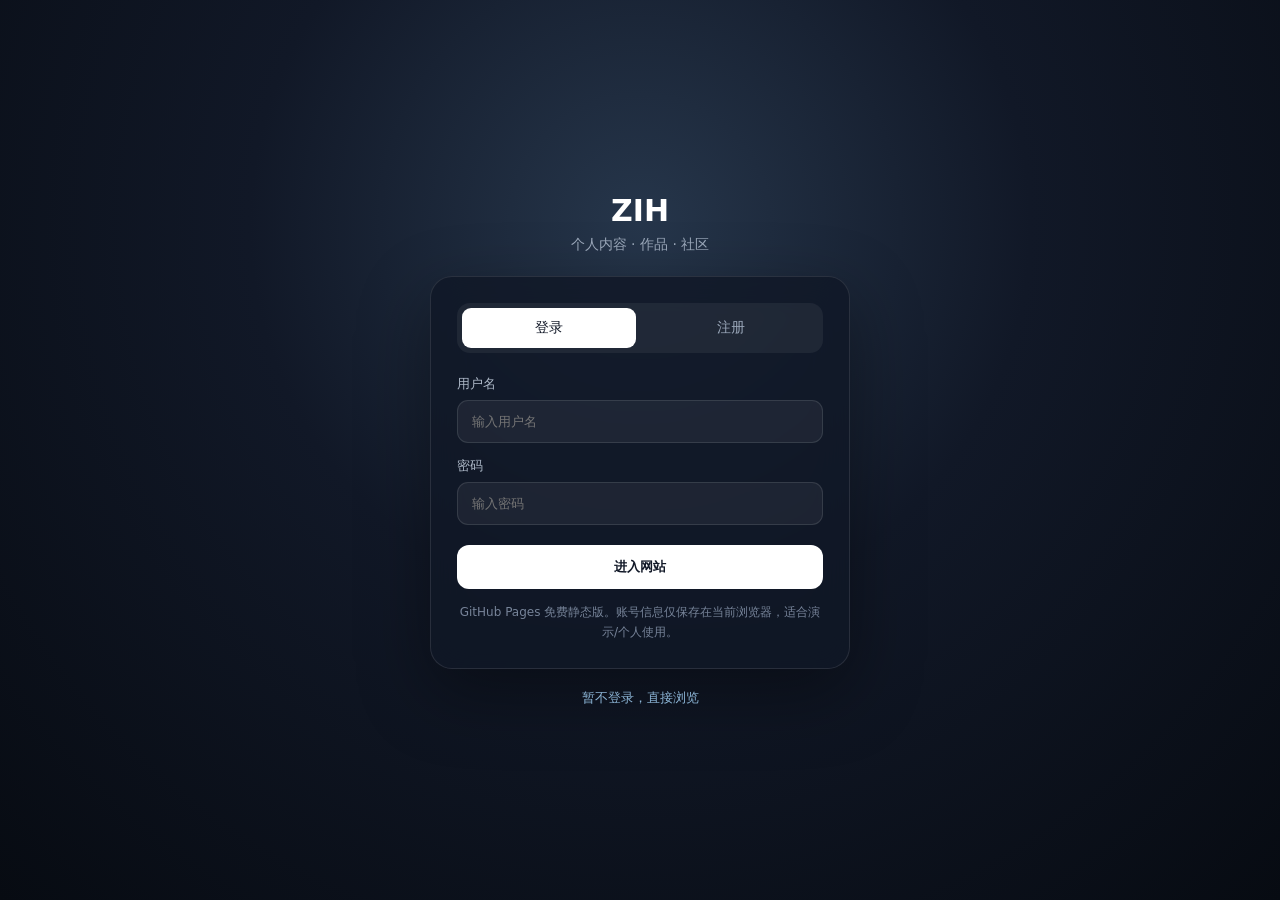
<file: index.html>
<!DOCTYPE html>
<html lang="zh-CN">
<head>
    <meta charset="UTF-8" />
    <meta name="viewport" content="width=device-width, initial-scale=1.0" />
    <title>ZIH · 博客小栈</title>
    <meta name="description" content="ZIH 的个人博客，分享技术与生活的点点滴滴" />
    <meta name="author" content="ZIH" />
    <meta name="theme-color" content="#17b6a6" />
    <meta property="og:type" content="website" />
    <meta property="og:title" content="ZIH · 博客小栈" />
    <meta property="og:description" content="分享技术与生活的点点滴滴" />
    <meta property="og:locale" content="zh_CN" />
    <meta name="twitter:card" content="summary" />
    <link rel="manifest" href="manifest.json" />
    <link rel="apple-touch-icon" href="data:image/svg+xml,<svg xmlns='http://www.w3.org/2000/svg' viewBox='0 0 100 100'><rect fill='%2317b6a6' width='100' height='100' rx='20'/><text y='68' x='50' text-anchor='middle' font-size='50' fill='white'>Z</text></svg>" />
    <link rel="preconnect" href="https://fonts.googleapis.com" />
    <link href="https://fonts.googleapis.com/css2?family=Noto+Sans+SC:wght@400;500;600;700;900&family=Zen+Kaku+Gothic+New:wght@500;700;900&display=swap" rel="stylesheet" />
    <link rel="icon" href="data:image/svg+xml,<svg xmlns='http://www.w3.org/2000/svg' viewBox='0 0 24 24' fill='none' stroke='%2317181c' stroke-width='2'><line x1='3' y1='6' x2='21' y2='6'/><line x1='3' y1='12' x2='21' y2='12'/><line x1='3' y1='18' x2='15' y2='18'/></svg>" />
    <link rel="alternate" type="application/rss+xml" title="ZIH 博客 RSS" href="#" id="rssLinkHint" />
    <link rel="stylesheet" href="css/style.css" />

</head>
<body>

    <!-- 阅读进度条 -->
    <div class="read-progress" id="readProgress" aria-hidden="true"></div>

    <!-- ===== TOP BAR ===== -->
    <header class="topbar">
        <div class="brand">
            <button class="sidebar-toggle" id="sidebarToggle" aria-label="切换侧边栏">
                <svg viewBox="0 0 24 24" fill="none" stroke="currentColor" stroke-width="2">
                    <line x1="3" y1="6" x2="21" y2="6" />
                    <line x1="3" y1="12" x2="21" y2="12" />
                    <line x1="3" y1="18" x2="21" y2="18" />
                </svg>
            </button>
            <button class="menu-toggle" id="menuToggle" aria-label="展开分类菜单">
                <svg viewBox="0 0 24 24" fill="none" stroke="currentColor" stroke-width="2">
                    <line x1="3" y1="6" x2="21" y2="6" />
                    <line x1="3" y1="12" x2="21" y2="12" />
                    <line x1="3" y1="18" x2="15" y2="18" />
                </svg>
            </button>
            <span class="brand-text">ZIH · 博客小栈</span>
        </div>
        <nav class="toplinks">
            <a href="#" data-tab="blog" class="active">文章</a>
            <a href="#" data-tab="gallery">预览</a>
            <a href="#" data-tab="personal">个人</a>
            <a href="#" data-tab="about">关于</a>
            <a href="#" data-tab="links">友链</a>
        </nav>
        <div class="topicons">
            <svg id="icon-search" viewBox="0 0 24 24" fill="none" stroke="currentColor" stroke-width="2" role="button" aria-label="搜索文章" title="点击查看文章">
                <circle cx="11" cy="11" r="8" />
                <line x1="21" y1="21" x2="16.65" y2="16.65" />
            </svg>
            <svg id="icon-grid" viewBox="0 0 24 24" fill="none" stroke="currentColor" stroke-width="2" role="button" aria-label="查看相册" title="点击查看相册">
                <rect x="3" y="3" width="7" height="7" />
                <rect x="14" y="3" width="7" height="7" />
                <rect x="14" y="14" width="7" height="7" />
                <rect x="3" y="14" width="7" height="7" />
            </svg>
        </div>
    </header>

    <!-- 公告条 -->
    <div class="announce-bar" id="announceBar">
        <span class="announce-icon">📢</span>
        <span class="announce-text" id="announceText" contenteditable="false">欢迎来到博客小栈 · 点击右侧编辑公告</span>
        <button type="button" class="announce-edit" id="announceEditBtn" title="编辑公告">✏️</button>
        <button type="button" class="announce-close" id="announceCloseBtn" title="关闭">✕</button>
    </div>

    <!-- ===== 分类侧滑菜单 ===== -->
    <div class="menu-overlay" id="menuOverlay"></div>
    <div class="menu-panel" id="menuPanel">
        <div class="menu-header">
            <h3>📂 分类</h3>
            <button class="close-btn" id="menuCloseBtn">✕</button>
        </div>
        <div class="menu-body" id="menuBody"></div>
        <div class="menu-footer">
            <span>共 <span id="menuTotalPosts">0</span> 篇文章</span>
        </div>
    </div>

    <!-- ===== 移动端侧边栏遮罩 ===== -->
    <div class="sidebar-overlay" id="sidebarOverlay"></div>

    <!-- ===== MAIN LAYOUT ===== -->
    <div class="shell">

        <!-- SIDEBAR -->
        <aside class="sidebar-wrapper" id="sidebarWrapper">
            <div class="sidebar-scroll">
                <div class="card profile">
                    <span class="greet" id="sidebarGreet" contenteditable="true" title="点击编辑问候语">不要太劳累了，早睡更健康</span>
                    <div class="avatar-wrapper" id="avatarUpload" title="点击上传头像">
                        <div class="avatar-content" id="avatarContent">
                            <svg viewBox="0 0 24 24" fill="none" stroke="currentColor" stroke-width="1.6">
                                <circle cx="12" cy="8" r="4" />
                                <path d="M4 21c0-4.4 3.6-8 8-8s8 3.6 8 8" />
                            </svg>
                            <img id="avatarImg" src="" alt="头像" style="display:none;" />
                        </div>
                        <div class="avatar-hint">点击更换</div>
                        <div class="avatar-badge">✎</div>
                    </div>
                    <input type="file" id="avatarInput" accept="image/*" style="display:none;" />
                    <div class="pname-wrap">
                        <div class="pname" id="profileName" contenteditable="true" spellcheck="false">ZIH</div>
                        <span class="edit-hint">点击编辑名字</span>
                    </div>
                    <div class="pbio">这是我的博客，分享技术与生活的点点滴滴</div>
                    <div class="pstats">
                        <div><b id="total-articles">0</b><span>文章</span></div>
                        <div><b>23</b><span>标签</span></div>
                        <div><b>41</b><span>分类</span></div>
                    </div>
                    <div class="psocial">
                        <a href="#" aria-label="GitHub">
                            <svg viewBox="0 0 24 24" fill="currentColor">
                                <path d="M12 2C6.48 2 2 6.58 2 12.25c0 4.53 2.87 8.37 6.84 9.73.5.1.68-.22.68-.5v-1.75c-2.78.62-3.37-1.36-3.37-1.36-.46-1.2-1.11-1.52-1.11-1.52-.91-.64.07-.63.07-.63 1 .07 1.53 1.05 1.53 1.05.9 1.57 2.34 1.12 2.91.86.09-.66.35-1.12.64-1.38-2.22-.26-4.56-1.14-4.56-5.07 0-1.12.39-2.04 1.03-2.76-.1-.26-.45-1.31.1-2.72 0 0 .84-.28 2.75 1.05a9.3 9.3 0 0 1 5 0c1.9-1.33 2.75-1.05 2.75-1.05.55 1.41.2 2.46.1 2.72.64.72 1.03 1.64 1.03 2.76 0 3.94-2.34 4.8-4.57 5.06.36.32.68.94.68 1.9v2.82c0 .28.18.6.69.5C19.13 20.6 22 16.77 22 12.25 22 6.58 17.52 2 12 2Z" />
                            </svg>
                        </a>
                        <a href="#" aria-label="RSS">
                            <svg viewBox="0 0 24 24" fill="currentColor">
                                <path d="M12 2 2 7l10 5 10-5-10-5Zm0 8L2 15l10 5 10-5-10-5Z" />
                            </svg>
                        </a>
                    </div>
                </div>

                <div class="card sidebox">
                    <h4>🔥 热门文章</h4>
                    <div id="hot-posts"></div>
                </div>
                <div class="card sidebox">
                    <h4>📌 最近发布</h4>
                    <div id="recent-posts"></div>
                </div>

                <div class="card quote-card">
                    <h4>💬 今日一言</h4>
                    <p class="daily-quote" id="dailyQuote">加载中…</p>
                    <button type="button" class="quote-refresh" id="quoteRefresh" title="换一句">换一句</button>
                </div>

                <div class="card music-card" id="musicCard">
                    <button type="button" class="music-float-disc" id="musicFloatDisc" title="打开音乐播放器" aria-label="打开音乐播放器">
                        <span class="music-disc-groove"></span>
                        <span class="music-disc-note">♪</span>
                    </button>
                    <div class="music-panel-head">
                        <h4>🎵 音乐播放器</h4>
                        <button type="button" class="music-panel-close" id="musicPanelClose" title="收起音乐播放器">×</button>
                    </div>
                    <div class="music-upload-area" id="musicUploadArea">
                        <span>点击上传音乐</span>
                        <input type="file" id="musicInput" accept="audio/*" style="display:none;" />
                    </div>
                    <div class="music-controls" id="musicControls">
                        <audio id="audioPlayer" loop style="display:none;"></audio>
                        <div class="row">
                            <button class="btn-play" id="playBtn">▶ 播放</button>
                            <span class="music-status" id="musicStatus">未加载</span>
                            <span class="music-time" id="musicTime">00:00 / 00:00</span>
                        </div>
                        <div class="music-progress" id="progressBar">
                            <div class="progress-fill" id="progressFill"></div>
                        </div>
                        <div class="row" style="margin-top:6px;">
                            <div class="music-volume">
                                <span>🔊</span>
                                <input type="range" id="volumeSlider" min="0" max="1" step="0.05" value="0.8" />
                            </div>
                            <span class="spacer"></span>
                            <button type="button" class="loop-btn active" id="loopBtn" title="循环播放">🔁</button>
                            <button class="delete-btn" id="deleteMusicBtn" title="删除音乐" style="font-size:13px;">🗑️</button>
                        </div>
                    </div>
                </div>

                <button type="button" class="ai-float-entry" id="aiFloatEntry" aria-label="打开 ZIH AI 助手" title="ZIH AI 助手">
                    <span class="ai-float-orbit">✦</span><span class="ai-float-label">AI</span>
                </button>

                <div class="card ai-card" id="aiServiceCard" aria-hidden="true">
                    <div class="ai-float-head"><h4>🤖 ZIH AI · 在线助手</h4><button type="button" id="aiPanelClose" aria-label="关闭 AI 助手">×</button></div>
                    <div class="ai-mode-toggle">
                        <button class="mode-btn active" data-mode="ai">🤖 AI</button>
                        <button class="mode-btn" data-mode="human">👤 人工</button>
                    </div>
                    <div class="ai-chat-box" id="aiChatBox">
                        <div class="msg bot">你好！我是 AI 助手，有什么可以帮助你的？</div>
                    </div>
                    <div class="ai-input-row">
                        <input type="text" id="aiInput" placeholder="输入消息..." autocomplete="off" />
                        <button type="button" id="aiSendBtn" onclick="window.aiSend && window.aiSend(event)">发送</button>
                    </div>
                    <div class="ai-status" id="aiStatus">当前模式：AI 自动回复</div>
                </div>

                <div class="card data-card">
                    <h4>💾 数据管理</h4>
                    <div class="data-actions">
                        <button class="btn-export" id="exportDataBtn">📤 导出数据</button>
                        <button class="btn-import" id="importDataBtn">📥 导入数据</button>
                        <button class="btn-export" id="exportRssBtn" type="button" style="background:#e8863a;">📡 导出 RSS</button>
                        <input type="file" id="importFileInput" accept=".json" style="display:none;" />
                    </div>
                    <div class="data-hint">
                        💡 导出 JSON 备份；RSS 可订阅。也可从下方粘贴远程 JSON 地址同步。
                    </div>
                    <div class="cloud-sync-row">
                        <input type="url" id="cloudJsonUrl" placeholder="远程 JSON 地址（如 Gist raw）" />
                        <button type="button" class="btn-import" id="cloudPullBtn">☁️ 拉取</button>
                    </div>
                </div>

                <div class="card data-card">
                    <h4>📊 访问统计</h4>
                    <div class="visit-stats" id="visitStats">
                        <div><b id="statToday">0</b><span>今日</span></div>
                        <div><b id="statTotal">0</b><span>累计</span></div>
                        <div><b id="statPosts">0</b><span>文章</span></div>
                    </div>
                    <div class="data-hint">仅统计本机浏览器访问（localStorage）</div>
                </div>

                <div class="card theme-card">
                    <h4>🎨 主题切换</h4>
                    <div class="theme-grid" id="themeGrid">
                        <button class="theme-btn active" data-theme="light" title="白天">
                            <span class="theme-dot" style="background:#f4f5f7;border-color:#eaebee;"></span>
                            <span class="theme-name">☀️ 白天</span>
                        </button>
                        <button class="theme-btn" data-theme="dark" title="黑夜">
                            <span class="theme-dot" style="background:#1a1a1e;border-color:#2a2a30;"></span>
                            <span class="theme-name">🌙 黑夜</span>
                        </button>
                        <button class="theme-btn" data-theme="warm" title="暖阳">
                            <span class="theme-dot" style="background:#fdf6ee;border-color:#f0e6d8;"></span>
                            <span class="theme-name">🌅 暖阳</span>
                        </button>
                        <button class="theme-btn" data-theme="forest" title="森林">
                            <span class="theme-dot" style="background:#eef5ee;border-color:#d8e8d8;"></span>
                            <span class="theme-name">🌲 森林</span>
                        </button>
                        <button class="theme-btn" data-theme="ocean" title="海洋">
                            <span class="theme-dot" style="background:#eef4f8;border-color:#d8e4ec;"></span>
                            <span class="theme-name">🌊 海洋</span>
                        </button>
                        <button class="theme-btn" data-theme="sakura" title="樱花">
                            <span class="theme-dot" style="background:#fdf0f0;border-color:#f0d8d8;"></span>
                            <span class="theme-name">🌸 樱花</span>
                        </button>
                        <button class="theme-btn" data-theme="violet" title="紫罗兰">
                            <span class="theme-dot" style="background:#f4eef8;border-color:#e8d8ec;"></span>
                            <span class="theme-name">💜 紫罗兰</span>
                        </button>
                        <button class="theme-btn" data-theme="system" title="跟随系统">
                            <span class="theme-dot" style="background:linear-gradient(135deg,#f4f5f7 50%,#1a1a1e 50%);border-color:#9a9da5;"></span>
                            <span class="theme-name">💻 系统</span>
                        </button>
                    </div>
                    <div class="theme-current" id="themeCurrent">当前主题：<strong>☀️ 白天</strong></div>
                    <label class="holiday-toggle"><input type="checkbox" id="holidayThemeToggle" checked /> 节日自动换肤</label>
                </div>

            </div>
        </aside>

        <!-- MAIN CONTENT -->
        <main>
            <div id="blog-content" class="active">
                <div class="search-bar" id="searchBar">
                    <div class="search-input-wrap">
                        <svg class="search-icon" viewBox="0 0 24 24" fill="none" stroke="currentColor" stroke-width="2">
                            <circle cx="11" cy="11" r="8" />
                            <line x1="21" y1="21" x2="16.65" y2="16.65" />
                        </svg>
                        <input type="text" id="searchInput" placeholder="搜索标题、分类、摘要、正文..." autocomplete="off" />
                        <button type="button" class="search-clear" id="searchClear" title="清除" style="display:none;">✕</button>
                    </div>
                    <span class="search-hint" id="searchHint"></span>
                </div>
                <div class="toolbar">
                    <button class="btn-publish" id="openPublishBtn">
                        <svg viewBox="0 0 24 24" fill="none" stroke="currentColor" stroke-width="2">
                            <path d="M12 5v14" />
                            <path d="M5 12h14" />
                        </svg>
                        发布新内容
                    </button>
                    <div class="toolbar-right">
                        <select id="sortSelect" class="sort-select" title="排序">
                            <option value="newest">最新</option>
                            <option value="likes">按点赞</option>
                            <option value="views">按阅读</option>
                        </select>
                        <button type="button" class="pill" id="draftBoxBtn">📝 草稿箱 <span id="draftCount">0</span></button>
                        <button type="button" class="pill" id="hotListBtn">🔥 热门</button>
                    </div>
                    <div class="pillbar" id="pillbar"></div>
                </div>

                <div class="featured" id="featuredCards">
                    <div class="fcard dark1" data-featured-id="notice">
                        <div class="fcard-tools">
                            <button type="button" class="fcard-tool" data-featured-edit="notice" title="自定义">✎</button>
                            <button type="button" class="fcard-tool" data-featured-pin="notice" title="置顶">📌</button>
                        </div>
                        <span class="tag" data-featured-field="tag">置顶</span>
                        <div class="big" data-featured-field="title">博客须知</div>
                        <div class="meta" data-featured-field="meta">发表于 2025-8-3 · 0 条评论</div>
                    </div>
                    <div class="fcard dark2" data-featured-id="roots">
                        <div class="fcard-tools">
                            <button type="button" class="fcard-tool" data-featured-edit="roots" title="自定义">✎</button>
                            <button type="button" class="fcard-tool" data-featured-pin="roots" title="置顶">📌</button>
                        </div>
                        <span class="tag" data-featured-field="tag">英语体系 · 最新</span>
                        <div class="big" data-featured-field="title">英语词根词缀系列</div>
                        <div class="meta" data-featured-field="meta">第四小节 · 发表于 2 天前</div>
                    </div>
                </div>

                <!-- 特色卡片自定义 -->
                <div class="modal-overlay" id="featuredEditModal">
                    <div class="modal featured-edit-modal">
                        <div class="modal-header">
                            <h3>自定义特色卡片</h3>
                            <button type="button" class="close-btn" id="closeFeaturedEditBtn">✕</button>
                        </div>
                        <form id="featuredEditForm">
                            <input type="hidden" id="featuredEditId">
                            <label>卡片标题</label>
                            <input type="text" id="featuredTitleInput" maxlength="40" required>
                            <label>标签</label>
                            <input type="text" id="featuredTagInput" maxlength="30">
                            <label>副标题 / 说明</label>
                            <input type="text" id="featuredMetaInput" maxlength="80">
                            <label class="featured-check"><input type="checkbox" id="featuredPinnedInput"> 📌 置顶这张卡片</label>
                            <div class="actions">
                                <button type="button" class="btn-cancel" id="cancelFeaturedEditBtn">取消</button>
                                <button type="submit" class="btn-submit">保存修改</button>
                            </div>
                        </form>
                    </div>
                </div>

                <div class="grid" id="post-grid"></div>
            </div>

            <div id="gallery">
                <div class="gallery-header">
                    <div class="header-actions">
                        <div>
                            <h2>📷 预览集</h2>
                            <p>上传图片；视频选择后会自动进入网页播放助手播放。也可嵌入 B 站或添加云盘链接（大文件推荐）</p>
                        </div>
                        <div class="gallery-upload-btns">
                            <button class="btn-upload" id="uploadImageBtn">
                                📤 上传图片
                                <input type="file" id="imageInput" accept="image/*" multiple />
                            </button>
                            <button class="btn-upload btn-upload-video" id="uploadVideoBtn">
                                🎬 上传并播放视频
                                <input type="file" id="videoInput" accept="video/*,.mp4,.webm,.mov,.m4v,.ogv,.ogg,.mkv,.avi,.mpg,.mpeg,.ts,.mts,.m2ts,.3gp,.3g2,.flv,.f4v,.wmv" multiple />
                            </button>
                            <button class="btn-upload btn-upload-bili" id="addBiliBtn" type="button" onclick="window.openBiliModal && window.openBiliModal(event)">
                                📺 嵌入 B 站
                            </button>
                            <button class="btn-upload btn-upload-cloud" id="addCloudBtn" type="button" onclick="window.openCloudModal && window.openCloudModal(event)">
                                ☁️ 云盘
                            </button>
                            <button class="btn-upload" id="syncGalleryBtn" type="button" onclick="window.syncGalleryFromRepo && window.syncGalleryFromRepo()" style="background:#6a6d75;">
                                🔄 同步仓库图集
                            </button>
                        </div>
                    </div>
                </div>
                <div class="gallery-filters" id="galleryFilters">
                    <button type="button" class="pill active" data-media="all">全部</button>
                    <button type="button" class="pill" data-media="image">仅图片</button>
                    <button type="button" class="pill" data-media="video">仅视频</button>
                    <button type="button" class="pill" data-media="bilibili">仅 B 站</button>
                    <button type="button" class="pill" data-media="cloud">仅云盘</button>
                </div>
                <div class="gallery-grid" id="gallery-grid"></div>
            </div>

            <div id="personal">
                <div class="personal-header">
                    <div class="avatar-large">
                        <svg viewBox="0 0 24 24" fill="none" stroke="currentColor" stroke-width="1.6">
                            <circle cx="12" cy="8" r="4" />
                            <path d="M4 21c0-4.4 3.6-8 8-8s8 3.6 8 8" />
                        </svg>
                    </div>
                    <h2>ZIH</h2>
                    <div class="bio">全栈开发者 · 热爱技术与生活</div>
                    <div class="tags">
                        <span># 前端</span>
                        <span># 后端</span>
                        <span># 英语</span>
                        <span># 摄影</span>
                    </div>
                </div>
                <div class="community-section social-chat-section">
                    <div class="community-header">
                        <div>
                            <h3>💬 聊天中心</h3>
                            <p class="community-desc">群组、私聊式访客大厅统一在这里交流；聊天记录保存在当前浏览器本地。</p>
                        </div>
                        <button type="button" class="btn-add-mini" id="addGroupBtn">➕ 创建群组</button>
                    </div>
                    <div class="chat-layout chat-center-layout">
                        <aside class="chat-list" id="chat-list"></aside>
                        <section class="chat-window">
                            <div class="chat-empty" id="chat-empty">选择一个聊天频道开始交流</div>
                            <div id="chat-active" style="display:none;height:100%;">
                                <div class="chat-head">
                                    <div><strong id="chat-title">聊天</strong><span id="chat-meta">本地聊天</span></div>
                                    <div class="chat-head-actions">
                                        <button type="button" id="chatManageBtn" class="chat-head-btn" style="display:none;">⚙️ 群设置</button>
                                        <button type="button" id="chatClearBtn" class="chat-head-btn">清空记录</button>
                                    </div>
                                </div>
                                <div class="chat-messages" id="chat-messages"></div>
                                <form class="chat-compose" id="chatForm">
                                    <input id="chatName" type="text" placeholder="你的昵称" maxlength="24" />
                                    <input id="chatInput" type="text" placeholder="输入消息…" maxlength="500" autocomplete="off" required />
                                    <button type="submit">发送</button>
                                </form>
                            </div>
                        </section>
                    </div>
                    <div class="chat-center-tip">👋 <strong>访客大厅</strong>：所有访客都可以在这里留言聊天；<strong>群组</strong>：创建自己的主题群并在对应频道交流。</div>
                </div>

                <div class="community-section" style="margin-top:26px;">
                    <div class="community-header">
                        <div>
                            <h3>📌 贴吧</h3>
                            <p class="community-desc">保留原有贴吧入口</p>
                        </div>
                        <button type="button" class="btn-add-mini" id="addTiebaBtn">➕ 添加贴吧</button>
                    </div>
                    <div class="community-grid" id="tieba-grid"></div>
                </div>


            </div>

            <div id="links">
                <div class="about-header">
                    <div>
                        <h2>🔗 友情链接</h2>
                        <p style="color:var(--ink-soft);font-size:14px;">交换友链，发现更多有趣的站点</p>
                    </div>
                    <button class="btn-add-contact" id="addLinkBtn" type="button">➕ 添加友链</button>
                </div>
                <div class="community-grid" id="links-grid"></div>
            </div>

            <div id="about">
                <div class="about-header">
                    <div>
                        <h2>📇 联系方式</h2>
                        <p style="color:var(--ink-soft);font-size:14px;">管理你的社交联系方式，上传二维码或图片</p>
                    </div>
                    <button class="btn-add-contact" id="addContactBtn">➕ 添加联系方式</button>
                </div>
                <div class="contact-grid" id="contact-grid"></div>
            </div>

        </main>
    </div>

    <!-- ===== 发布模态框（增强版） ===== -->
    <div class="modal-overlay" id="publishModal">
        <div class="modal">
            <h2 id="publishModalTitle">✏️ 发布新内容</h2>
            <p class="sub">支持写文章、新闻，富文本编辑，封面图，草稿</p>
            <form id="publishForm">
                <input type="hidden" id="editPostId" value="" />
                <!-- 类型切换 -->
                <label>内容类型</label>
                <div class="type-toggle">
                    <button type="button" class="type-btn active" data-type="article">📝 文章</button>
                    <button type="button" class="type-btn" data-type="news">📰 新闻</button>
                </div>

                <label>标题 <span class="required">*</span></label>
                <input type="text" id="postTitle" placeholder="输入标题..." required />

                <label>分类 <span class="required">*</span></label>
                <input type="text" id="postCategory" placeholder="例如：前端技术" required />

                <label>摘要（选填）</label>
                <textarea id="postSummary" placeholder="简短描述内容"></textarea>

                <label>封面图（选填）</label>
                <div class="cover-upload-row">
                    <input type="file" id="coverInput" accept="image/*" />
                    <button type="button" class="btn-cancel" id="clearCoverBtn">清除封面</button>
                </div>
                <div class="cover-preview" id="coverPreview" style="display:none;">
                    <img id="coverPreviewImg" alt="封面预览" />
                </div>
                <input type="hidden" id="coverImageData" value="" />

                <label class="draft-label"><input type="checkbox" id="saveAsDraft" /> 保存为草稿（不公开在列表主视图，可在草稿箱查看）</label>

                <label>正文内容 <span class="required">*</span></label>
                <div class="editor-toolbar" id="editorToolbar">
                    <button type="button" data-cmd="bold" title="加粗"><b>B</b></button>
                    <button type="button" data-cmd="italic" title="斜体"><i>I</i></button>
                    <button type="button" data-cmd="underline" title="下划线"><u>U</u></button>
                    <span class="separator"></span>
                    <button type="button" data-cmd="h2" title="标题2">H2</button>
                    <button type="button" data-cmd="h3" title="标题3">H3</button>
                    <span class="separator"></span>
                    <button type="button" data-cmd="ul" title="无序列表">•</button>
                    <button type="button" data-cmd="ol" title="有序列表">1.</button>
                    <span class="separator"></span>
                    <button type="button" data-cmd="image" title="插入图片">🖼️</button>
                    <button type="button" data-cmd="link" title="插入链接">🔗</button>
                    <button type="button" data-cmd="quote" title="引用">❝</button>
                    <span class="separator"></span>
                    <button type="button" data-cmd="undo" title="撤销">↩</button>
                    <button type="button" data-cmd="redo" title="重做">↪</button>
                    <span class="separator"></span>
                    <button type="button" data-cmd="clear" title="清除格式">✕</button>
                </div>
                <div class="editor-content" id="editorContent" contenteditable="true" placeholder="在这里写正文..."></div>
                <div style="font-size:11px;color:var(--ink-faint);margin-top:4px;text-align:right;">支持粘贴图片、拖拽上传图片</div>

                <label>封面颜色</label>
                <div class="color-options">
                    <label><input type="radio" name="coverColor" value="teal" checked /> <span class="color-swatch" style="background:var(--teal);"></span> 青绿</label>
                    <label><input type="radio" name="coverColor" value="dark" /> <span class="color-swatch" style="background:#1d1d21;"></span> 深色</label>
                    <label><input type="radio" name="coverColor" value="amber" /> <span class="color-swatch" style="background:#e8863a;"></span> 琥珀</label>
                    <label><input type="radio" name="coverColor" value="violet" /> <span class="color-swatch" style="background:#6f6bd6;"></span> 紫罗兰</label>
                    <label><input type="radio" name="coverColor" value="rose" /> <span class="color-swatch" style="background:#e8436e;"></span> 玫瑰</label>
                    <label><input type="radio" name="coverColor" value="sky" /> <span class="color-swatch" style="background:#3b9ae1;"></span> 天蓝</label>
                </div>

                <div class="actions">
                    <button type="button" class="btn-cancel" id="closePublishBtn">取消</button>
                    <button type="submit" class="btn-submit" id="publishSubmitBtn">发布</button>
                </div>
            </form>
        </div>
    </div>

    <!-- ===== 文章详情查看模态框 ===== -->
    <div class="modal-overlay" id="detailModal">
        <div class="modal">
            <div class="detail-header">
                <div>
                    <div class="meta">
                        <span class="badge" id="detailBadge">📝 文章</span>
                        <span id="detailCategory"># 分类</span>
                        <span style="margin-left:10px;" id="detailDate">2026-9-1</span>
                        <span style="margin-left:10px;">👁️ <span id="detailViews">0</span></span>
                    </div>
                    <h3 id="detailTitle">标题</h3>
                </div>
                <button class="close-btn" id="closeDetailBtn" style="font-size:24px;background:none;border:none;color:var(--ink-faint);cursor:pointer;">✕</button>
            </div>
            <div class="detail-content" id="detailContent">
                内容加载中...
            </div>
            <div class="actions" style="margin-top:16px;justify-content:flex-end;display:flex;gap:10px;">
                <button type="button" class="btn-submit" id="editFromDetailBtn">✏️ 编辑</button>
                <button class="btn-cancel" id="closeDetailBtn2">关闭</button>
            </div>
        </div>
    </div>

    <!-- ===== 添加联系方式模态框 ===== -->
    <div class="modal-overlay" id="addContactModal">
        <div class="modal">
            <h2>📇 添加联系方式</h2>
            <p class="sub">选择类型并填写标签</p>
            <form id="addContactForm">
                <label>类型 <span class="required">*</span></label>
                <select id="contactType" required>
                    <option value="wechat">微信</option>
                    <option value="douyin">抖音</option>
                </select>
                <label>标签 <span class="required">*</span></label>
                <input type="text" id="contactLabel" placeholder="例如：微信、抖音" required />
                <div class="actions">
                    <button type="button" class="btn-cancel" id="closeAddContactBtn">取消</button>
                    <button type="submit" class="btn-submit">添加</button>
                </div>
            </form>
        </div>
    </div>

    <!-- ===== 添加友链 ===== -->
    <div class="modal-overlay" id="linkModal">
        <div class="modal">
            <h2>🔗 添加友链</h2>
            <p class="sub">填写站点名称与网址</p>
            <form id="linkForm">
                <label>名称 <span class="required">*</span></label>
                <input type="text" id="linkName" placeholder="站点名称" required />
                <label>网址 <span class="required">*</span></label>
                <input type="url" id="linkUrl" placeholder="https://" required />
                <label>简介（选填）</label>
                <input type="text" id="linkDesc" placeholder="一句话介绍" />
                <div class="actions">
                    <button type="button" class="btn-cancel" id="closeLinkBtn">取消</button>
                    <button type="submit" class="btn-submit">添加</button>
                </div>
            </form>
        </div>
    </div>

    <!-- ===== 添加贴吧 ===== -->
    <div class="modal-overlay" id="tiebaModal">
        <div class="modal">
            <h2>📌 添加贴吧</h2>
            <p class="sub">填写贴吧名称和链接</p>
            <form id="tiebaForm">
                <label>贴吧名称 <span class="required">*</span></label>
                <input type="text" id="tiebaName" placeholder="例如：编程吧" required />
                <label>链接 <span class="required">*</span></label>
                <input type="url" id="tiebaUrl" placeholder="https://tieba.baidu.com/f?kw=..." required />
                <label>简介（选填）</label>
                <input type="text" id="tiebaDesc" placeholder="一句话介绍" />
                <div class="actions">
                    <button type="button" class="btn-cancel" id="closeTiebaBtn">取消</button>
                    <button type="submit" class="btn-submit">添加</button>
                </div>
            </form>
        </div>
    </div>

    <!-- ===== 群聊独立窗口 ===== -->
    <div class="modal-overlay" id="chatModal">
        <div class="modal chat-modal">
            <h2>💬 群聊</h2>
            <p class="sub">本地聊天演示：消息只保存在当前浏览器，不上传服务器。</p>
            <div class="chat-modal-body" id="chatModalBody"></div>
            <div class="actions"><button type="button" class="btn-cancel" id="closeChatBtn">关闭</button></div>
        </div>
    </div>

    <!-- ===== 添加社群 ===== -->
    <div class="modal-overlay" id="groupModal">
        <div class="modal">
            <h2>👥 添加社群</h2>
            <p class="sub">QQ 群、微信群、Discord、Telegram 等</p>
            <form id="groupForm">
                <label>类型</label>
                <select id="groupType">
                    <option value="qq">QQ 群</option>
                    <option value="wechat">微信群</option>
                    <option value="discord">Discord</option>
                    <option value="telegram">Telegram</option>
                    <option value="other">其他</option>
                </select>
                <label>名称 <span class="required">*</span></label>
                <input type="text" id="groupName" placeholder="例如：技术交流群" required />
                <label>链接或号 <span class="required">*</span></label>
                <input type="text" id="groupLink" placeholder="群链接 / 群号 / 邀请链接" required />
                <label>简介（选填）</label>
                <input type="text" id="groupDesc" placeholder="一句话介绍" />
                <div class="actions">
                    <button type="button" class="btn-cancel" id="closeGroupBtn">取消</button>
                    <button type="submit" class="btn-submit">添加</button>
                </div>
            </form>
        </div>
    </div>

    <!-- ===== 嵌入 B 站视频 ===== -->
    <div class="modal-overlay" id="biliModal">
        <div class="modal">
            <h2>📺 嵌入 B 站视频</h2>
            <p class="sub">粘贴 B 站视频链接或 BV 号，无需把大文件传到 GitHub</p>
            <form id="biliForm">
                <label>视频链接或 BV 号 <span class="required">*</span></label>
                <input type="text" id="biliInput" placeholder="例如：https://www.bilibili.com/video/BVxxxxxx 或 BVxxxxxx" required />
                <label>标题（选填）</label>
                <input type="text" id="biliTitle" placeholder="默认使用 BV 号" />
                <div class="actions">
                    <button type="button" class="btn-cancel" id="closeBiliBtn" onclick="window.closeBiliModal && window.closeBiliModal()">取消</button>
                    <button type="submit" class="btn-submit">添加</button>
                </div>
            </form>
        </div>
    </div>

    <!-- ===== 云盘 / 本地云盘 ===== -->
    <div class="modal-overlay" id="cloudModal">
        <div class="modal cloud-modal">
            <h2>☁️ 云盘</h2>
            <p class="sub">连接电脑上的云盘文件夹；如果文件夹由 OneDrive / Google Drive / Dropbox 等同步，也会随系统自动同步。</p>

            <div class="local-cloud-box">
                <div class="local-cloud-head">
                    <div>
                        <strong>💻 本地云盘文件夹</strong>
                        <div class="local-cloud-status" id="localCloudStatus">尚未连接文件夹</div>
                    </div>
                    <span class="local-cloud-dot" id="localCloudDot"></span>
                </div>
                <div class="local-cloud-actions">
                    <button type="button" class="btn-submit" id="chooseCloudFolderBtn">📁 选择文件夹</button>
                    <button type="button" class="btn-submit" id="scanCloudFolderBtn">🔎 扫描视频/图片</button>
                    <button type="button" class="btn-cancel" id="clearCloudFolderBtn">断开</button>
                </div>
                <div class="local-cloud-hint">连接后可扫描本地云盘。支持 MP4 / WebM / MOV / MKV / AVI / TS / MTS / M2TS / FLV / WMV 等。浏览器能解码的格式会直接播放；不需要安装、运行或连接任何 Windows 播放助手。</div>
                <div class="web-player-box" id="webPlayerBox">
                    <div class="web-player-head">
                        <div><strong>🎬 网页播放助手</strong><span>浏览器内直接播放 · 手机 / 电脑通用</span></div>
                        <span class="web-player-ready">● 已就绪</span>
                    </div>
                    <div class="web-player-controls">
                        <label class="web-file-btn">📁 选择本地文件<input id="webPlayerFileInput" type="file" accept="video/*,audio/*" hidden></label>
                        <input id="webPlayerUrlInput" type="url" placeholder="粘贴视频 / 音频直链（MP4、WebM、MP3 等）" />
                        <button type="button" class="btn-submit" id="webPlayerUrlBtn">▶ 播放</button>
                        <button type="button" class="btn-cancel" id="webPlayerClearBtn">清空</button>
                    </div>
                    <div class="web-player-screen" id="webPlayerScreen">
                        <div class="web-player-empty">🎬<br><span>选择文件或粘贴直链开始播放</span></div>
                    </div>
                    <div class="web-player-info" id="webPlayerInfo">不会上传文件；选择本地文件后，仅在当前浏览器中读取。</div>
                </div>
            </div>

            <div class="cloud-divider"><span>或添加远程网盘分享链接</span></div>
            <form id="cloudForm">
                <label>网盘类型</label>
                <select id="cloudPan">
                    <option value="百度网盘">百度网盘</option>
                    <option value="阿里云盘">阿里云盘</option>
                    <option value="夸克网盘">夸克网盘</option>
                    <option value="迅雷云盘">迅雷云盘</option>
                    <option value="其他">其他</option>
                </select>
                <label>分享链接 <span class="required">*</span></label>
                <input type="text" id="cloudInput" placeholder="例如：https://pan.baidu.com/s/xxxxxx" required />
                <label>提取码（选填）</label>
                <input type="text" id="cloudCode" placeholder="例如：a1b2" maxlength="12" />
                <label>标题（选填）</label>
                <input type="text" id="cloudTitle" placeholder="默认使用网盘类型" />
                <div class="actions">
                    <button type="button" class="btn-cancel" id="closeCloudBtn" onclick="window.closeCloudModal && window.closeCloudModal()">取消</button>
                    <button type="submit" class="btn-submit">添加</button>
                </div>
            </form>
        </div>
    </div>

    <!-- ===== 媒体预览（图片/视频）模态框 ===== -->
    <div class="modal-overlay" id="mediaModal">
        <div class="modal media-modal">
            <div class="media-modal-header">
                <h3 id="mediaModalTitle">预览</h3>
                <div class="media-modal-actions">
                    <button type="button" class="media-web-btn" id="mediaWebPlayerBtn" title="在网页播放助手中打开" style="display:none;">🎬 网页播放助手</button>
                    <button type="button" class="media-fs-btn" id="mediaFullscreenBtn" title="全屏">⛶ 全屏</button>
                    <button type="button" class="close-btn" id="closeMediaBtn" style="font-size:22px;background:none;border:none;color:var(--ink-faint);cursor:pointer;">✕</button>
                </div>
            </div>
            <div class="media-nav-row">
                <button type="button" class="media-nav-btn" id="mediaPrevBtn">‹ 上一张</button>
                <button type="button" class="media-nav-btn" id="mediaNextBtn">下一张 ›</button>
            </div>
            <div class="media-modal-body" id="mediaModalBody">
                <!-- 动态插入 img 或 video -->
            </div>
            <p class="media-modal-tip">点击视频可播放/暂停 · 点「全屏」进入全屏播放</p>
        </div>
    </div>

    <!-- ===== FOOTER ===== -->
    <footer class="site-footer">
        <p>
            © 2026 <a href="/">ZIH</a> ·
            由 ❤️ 与 ☕ 驱动 ·
            托管于 <a href="https://pages.github.com" target="_blank" rel="noopener">GitHub Pages</a>
        </p>
    </footer>

    <!-- ===== RIGHT RAIL ===== -->
    <div class="rail">
        <a href="#" aria-label="回到顶部" class="rail-top" id="railTopBtn" onclick="window.scrollTo({top:0,behavior:'smooth'});return false;">
            <svg viewBox="0 0 24 24" fill="none" stroke="currentColor" stroke-width="2">
                <line x1="12" y1="5" x2="12" y2="19" />
                <polyline points="19 12 12 5 5 12" />
            </svg>
        </a>
        <a href="ai-workbench.html" aria-label="ZIH AI Workbench" title="AI 工作台" id="railAiWorkbenchBtn">
            <svg viewBox="0 0 24 24" fill="none" stroke="currentColor" stroke-width="2"><path d="M12 3v2M12 19v2M3 12h2m14 0h2M5.6 5.6 7 7m10 10 1.4 1.4m0-12.8L17 7M7 17l-1.4 1.4"/><circle cx="12" cy="12" r="5"/><path d="M10 12h4m-2-2v4"/></svg>
        </a>
        <a href="#" aria-label="设置" id="railSettingsBtn">
            <svg viewBox="0 0 24 24" fill="none" stroke="currentColor" stroke-width="2">
                <circle cx="12" cy="12" r="3" />
                <path d="M19.4 15a1.7 1.7 0 0 0 .34 1.87l.06.06a2 2 0 1 1-2.83 2.83l-.06-.06a1.7 1.7 0 0 0-1.87-.34 1.7 1.7 0 0 0-1 1.55V21a2 2 0 0 1-4 0v-.09A1.7 1.7 0 0 0 9 19.4a1.7 1.7 0 0 0-1.87.34l-.06.06a2 2 0 1 1-2.83-2.83l.06-.06A1.7 1.7 0 0 0 4.6 15a1.7 1.7 0 0 0-1.55-1H3a2 2 0 0 1 0-4h.09A1.7 1.7 0 0 0 4.6 9a1.7 1.7 0 0 0-.34-1.87l-.06-.06A2 2 0 1 1 7.03 4.24l.06.06A1.7 1.7 0 0 0 9 4.64a1.7 1.7 0 0 0 1-1.55V3a2 2 0 0 1 4 0v.09a1.7 1.7 0 0 0 1 1.55 1.7 1.7 0 0 0 1.87-.34l.06-.06a2 2 0 1 1 2.83 2.83l-.06.06A1.7 1.7 0 0 0 19.4 9a1.7 1.7 0 0 0 1.55 1H21a2 2 0 0 1 0 4h-.09a1.7 1.7 0 0 0-1.55 1Z" />
            </svg>
        </a>
        <a href="#" aria-label="评论" id="railCommentBtn">
            <svg viewBox="0 0 24 24" fill="none" stroke="currentColor" stroke-width="2">
                <path d="M21 15a2 2 0 0 1-2 2H7l-4 4V5a2 2 0 0 1 2-2h14a2 2 0 0 1 2 2z" />
            </svg>
        </a>
        <a href="#" aria-label="图片">
            <svg viewBox="0 0 24 24" fill="none" stroke="currentColor" stroke-width="2">
                <rect x="3" y="3" width="18" height="18" rx="2" />
                <circle cx="8.5" cy="8.5" r="1.5" />
                <path d="m21 15-5-5L5 21" />
            </svg>
        </a>
    </div>

    <!-- ===== 右下角快捷按钮设置 ===== -->
    <div class="rail-settings-panel" id="railSettingsPanel" aria-hidden="true">
        <div class="rail-settings-head">
            <strong>快捷按钮</strong>
            <button type="button" id="closeRailSettings" aria-label="关闭">✕</button>
        </div>
        <label><input type="checkbox" id="toggleRailTop"> <span>显示「向上的箭头」</span></label>
        <label><input type="checkbox" id="toggleRailSettings"> <span>显示「⚙️ 设置」</span></label>
        <label><input type="checkbox" id="toggleRailComment"> <span>显示「评论」</span></label>
        <p>关闭后会立即隐藏对应按钮，设置会自动保存。</p>
    </div>

    <!-- ============================================================ -->
    <!-- ===== JavaScript ===== -->
    
    <!-- 移动端底部导航 -->
    <nav class="bottom-nav" id="bottomNav">
        <button type="button" class="bnav-item active" data-tab="blog" aria-label="文章">
            <span class="bnav-icon">📝</span>
            <span class="bnav-label">文章</span>
        </button>
        <button type="button" class="bnav-item" data-tab="gallery" aria-label="预览">
            <span class="bnav-icon">📷</span>
            <span class="bnav-label">预览</span>
        </button>
        <button type="button" class="bnav-item" data-tab="personal" aria-label="留言">
            <span class="bnav-icon">💬</span>
            <span class="bnav-label">留言</span>
        </button>
        <button type="button" class="bnav-item" data-tab="about" aria-label="关于">
            <span class="bnav-icon">📇</span>
            <span class="bnav-label">关于</span>
        </button>
        <button type="button" class="bnav-item" data-tab="links" aria-label="友链">
            <span class="bnav-icon">🔗</span>
            <span class="bnav-label">友链</span>
        </button>
    </nav>

    <script src="js/app.js"></script>
    <script src="js/web-player.js"></script>
    <script src="js/navigation-fix.js"></script>

    <!-- 将悬浮控件提升到 body，避免手机端侧栏/卡片容器的 transform 或 overflow 改变 fixed 定位基准。 -->
    <script>
    (function () {
      ['musicCard', 'aiFloatEntry', 'aiServiceCard'].forEach(function (id) {
        var node = document.getElementById(id);
        if (node && node.parentElement !== document.body) document.body.appendChild(node);
      });
    })();
    </script>

</body>
</html>
</file>
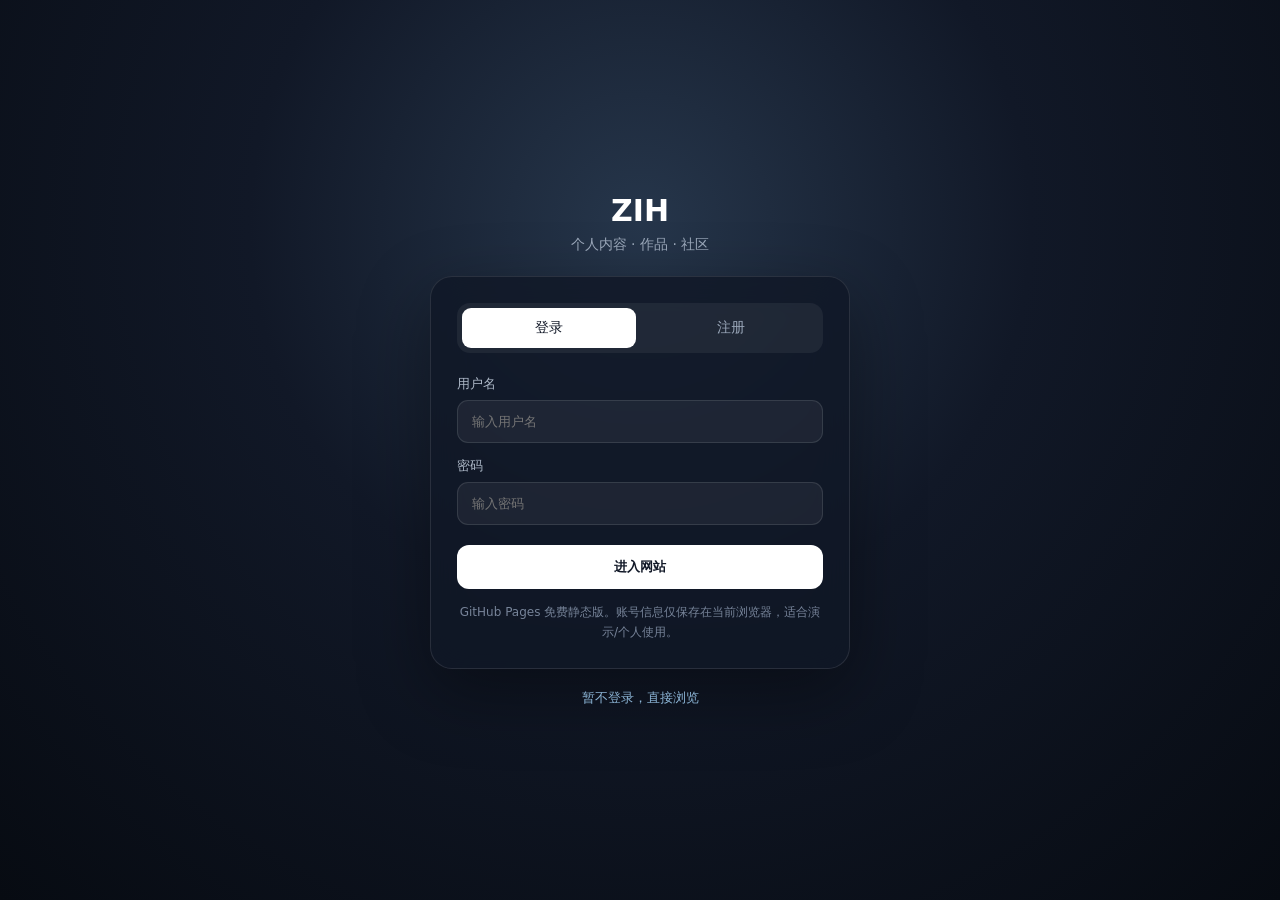
<file: admin.html>
<!doctype html>
<html lang="zh-CN">
<head>
<meta charset="utf-8"><meta name="viewport" content="width=device-width,initial-scale=1">
<title>后台管理 · ZIH</title>
<style>
*{box-sizing:border-box}body{margin:0;font-family:system-ui,-apple-system,BlinkMacSystemFont,"Segoe UI",sans-serif;background:#f4f6f8;color:#18212f}.top{height:64px;background:#111827;color:#fff;display:flex;align-items:center;justify-content:space-between;padding:0 22px}.top strong{font-size:19px}.top a{color:#cbd5e1;text-decoration:none;margin-left:16px;font-size:13px}.layout{display:flex;min-height:calc(100vh - 64px)}aside{width:230px;background:#fff;border-right:1px solid #e5e7eb;padding:18px 12px}aside button{width:100%;text-align:left;border:0;background:transparent;padding:12px 14px;border-radius:9px;color:#526174;cursor:pointer;margin-bottom:4px}aside button.active,aside button:hover{background:#eef2ff;color:#3730a3}main{flex:1;padding:24px;max-width:1250px}.grid{display:grid;grid-template-columns:repeat(4,1fr);gap:14px}.stat{background:#fff;border:1px solid #e6e9ee;border-radius:14px;padding:18px}.stat small{color:#7b8798}.stat b{display:block;font-size:27px;margin-top:7px}.panel{background:#fff;border:1px solid #e6e9ee;border-radius:14px;padding:18px;margin-top:18px}.panel h2{margin:0 0 14px;font-size:17px}.row{display:flex;gap:10px;align-items:center;justify-content:space-between;border-top:1px solid #edf0f3;padding:13px 0}.btn{border:0;border-radius:8px;padding:8px 12px;cursor:pointer;background:#111827;color:#fff}.muted{color:#7b8798;font-size:13px}@media(max-width:760px){aside{display:none}.grid{grid-template-columns:repeat(2,1fr)}main{padding:15px}.top{padding:0 14px}}
</style>
</head>
<body>
<header class="top"><strong>ZIH · 后台管理</strong><nav><a href="index.html">返回网站</a><a href="#" onclick="logout()">退出</a></nav></header>
<div class="layout">
<aside>
<button class="active">数据总览</button><button onclick="alert('演示版：作品管理模块已预留')">作品管理</button><button onclick="alert('演示版：用户管理模块已预留')">用户管理</button><button onclick="alert('演示版：评论管理模块已预留')">评论管理</button><button onclick="alert('演示版：文件/云盘模块已预留')">文件 / 云盘</button><button onclick="alert('演示版：网站设置模块已预留')">网站设置</button>
</aside>
<main>
<h1 style="margin:0 0 6px">数据总览</h1><div class="muted">GitHub Pages 静态版后台入口</div>
<section class="grid" style="margin-top:18px"><div class="stat"><small>本地账号</small><b id="users">0</b></div><div class="stat"><small>作品</small><b>—</b></div><div class="stat"><small>评论</small><b>—</b></div><div class="stat"><small>文件</small><b>—</b></div></section>
<section class="panel"><h2>当前管理员</h2><div class="row"><span id="who">检查中…</span><span class="muted">管理员权限</span></div></section>
<section class="panel"><h2>下一阶段</h2><div class="row"><span>接入真实数据库 / 云端登录</span><span class="muted">可后续升级</span></div><div class="row"><span>作品、漫画章节、图片、评论、用户管理</span><span class="muted">可继续开发</span></div></section>
</main></div>
<script>
const s=JSON.parse(localStorage.getItem('zih_session_v1')||'null'),a=JSON.parse(localStorage.getItem('zih_accounts_v1')||'{}');
if(!s){location.href='login.html'}else{document.getElementById('who').textContent=s.username+'（'+s.role+'）';document.getElementById('users').textContent=Object.keys(a).length}
function logout(){localStorage.removeItem('zih_session_v1');location.href='login.html'}
</script>
</body>
</html>
</file>
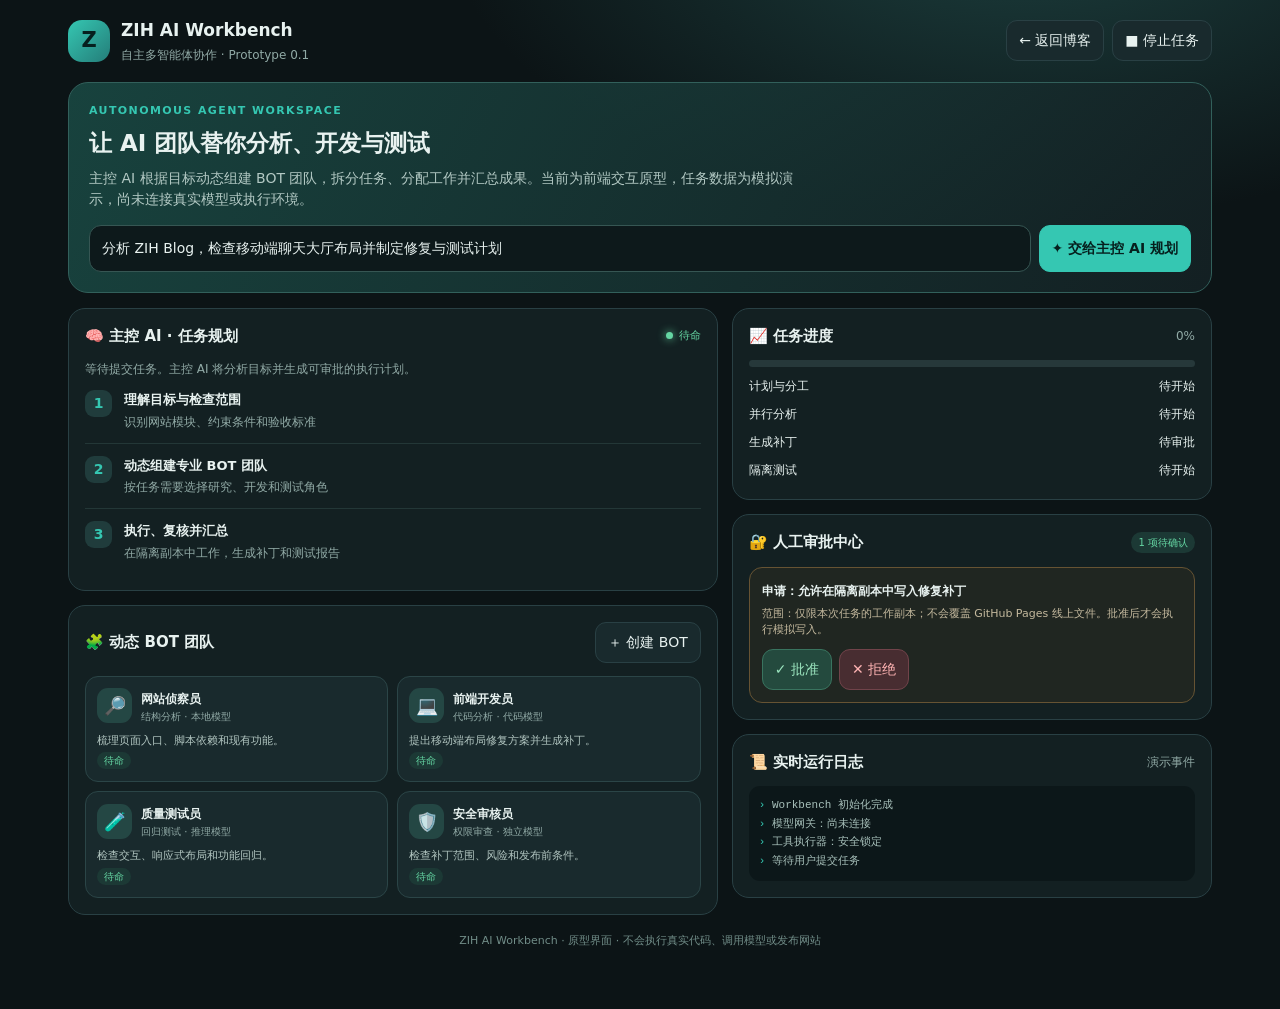
<file: ai-workbench.html>
<!DOCTYPE html>
<html lang="zh-CN"><head><meta charset="UTF-8"><meta name="viewport" content="width=device-width,initial-scale=1,viewport-fit=cover"><meta name="theme-color" content="#101a1b"><title>ZIH AI Workbench · 自主协作工作台</title><style>
:root{--bg:#0c1416;--panel:#142124;--panel2:#192a2d;--line:#294044;--text:#e8f2f0;--muted:#91aaa6;--teal:#35c7b2;--gold:#f1bd67;--red:#f07878;--green:#65d6a3}*{box-sizing:border-box}body{margin:0;background:radial-gradient(900px 500px at 80% -10%,#1d4140 0,transparent 65%),var(--bg);color:var(--text);font:14px/1.5 system-ui,-apple-system,"Noto Sans SC",sans-serif}button,input,textarea{font:inherit}button{cursor:pointer}.app{max-width:1180px;margin:auto;padding:18px 18px 42px}.top{display:flex;align-items:center;justify-content:space-between;gap:12px;margin-bottom:18px}.brand{display:flex;align-items:center;gap:11px}.logo{width:42px;height:42px;border-radius:14px;background:linear-gradient(135deg,#35c7b2,#247d79);display:grid;place-items:center;font-size:21px;font-weight:800;color:#06201e}.brand h1{font-size:17px;margin:0}.brand p{margin:2px 0 0;color:var(--muted);font-size:12px}.top-actions{display:flex;gap:8px}.btn{border:1px solid var(--line);border-radius:11px;padding:9px 12px;background:var(--panel2);color:var(--text)}.btn.primary{background:var(--teal);color:#06201e;border-color:var(--teal);font-weight:700}.hero{border:1px solid #32605b;background:linear-gradient(115deg,rgba(30,91,83,.65),rgba(20,33,36,.9));border-radius:20px;padding:20px;margin-bottom:15px}.eyebrow{color:var(--teal);font-size:11px;font-weight:800;letter-spacing:1.4px}.hero h2{font-size:23px;margin:7px 0}.hero p{color:#b3c9c4;margin:0 0 15px;max-width:720px}.prompt{display:flex;gap:8px}.prompt input{flex:1;min-width:0;background:#0d191b;border:1px solid #365653;color:var(--text);border-radius:12px;padding:12px}.grid{display:grid;grid-template-columns:1.15fr .85fr;gap:14px}.card{background:rgba(20,33,36,.94);border:1px solid var(--line);border-radius:17px;padding:16px;min-width:0}.card-head{display:flex;align-items:center;justify-content:space-between;margin-bottom:13px}.card h3{font-size:15px;margin:0}.muted{color:var(--muted);font-size:12px}.status{display:inline-flex;align-items:center;gap:6px;color:var(--green);font-size:11px}.dot{width:7px;height:7px;border-radius:50%;background:var(--green);box-shadow:0 0 9px #65d6a3}.plan{display:flex;gap:12px;padding:12px 0;border-bottom:1px solid rgba(67,97,96,.35)}.plan:last-child{border:0}.num{width:27px;height:27px;flex:none;border-radius:9px;background:#203c3c;color:var(--teal);display:grid;place-items:center;font-weight:800}.plan strong{display:block;font-size:13px}.plan p{margin:3px 0 0;color:var(--muted);font-size:12px}.team{display:grid;grid-template-columns:repeat(2,1fr);gap:9px}.bot{background:#192a2d;border:1px solid #2b4547;border-radius:13px;padding:11px}.bot-top{display:flex;align-items:center;gap:9px}.avatar{width:35px;height:35px;border-radius:11px;background:#244744;display:grid;place-items:center;font-size:18px}.bot strong{font-size:12px}.bot small{display:block;color:var(--muted);font-size:10px}.bot p{font-size:11px;color:#b2c6c1;margin:9px 0 0}.tag{font-size:10px;padding:3px 7px;border-radius:20px;background:#1c3935;color:var(--green)}.progress{height:7px;background:#26383a;border-radius:10px;overflow:hidden;margin:9px 0}.progress span{display:block;height:100%;background:linear-gradient(90deg,#279e91,#5be0bd);border-radius:10px}.task-row{display:flex;justify-content:space-between;gap:8px;font-size:12px;margin:10px 0 4px}.approval{border:1px solid #665333;background:rgba(91,68,30,.18);border-radius:13px;padding:12px;margin-top:10px}.approval strong{font-size:12px}.approval p{color:#c4b99e;font-size:11px;margin:5px 0 10px}.approval-actions{display:flex;gap:7px}.approve{background:#244a3e;border-color:#39745f;color:#9ce5bf}.reject{background:#482d31;border-color:#71434a;color:#ffb4b4}.log{font:11px/1.7 ui-monospace,monospace;color:#a8c1bb;max-height:155px;overflow:auto;background:#0c1719;border-radius:11px;padding:10px}.log div:before{content:'› ';color:var(--teal)}.bottom-note{color:#718d88;text-align:center;font-size:11px;padding:18px 0}.toast{position:fixed;left:50%;bottom:20px;transform:translateX(-50%);background:#e4f7f1;color:#10332e;padding:10px 15px;border-radius:12px;box-shadow:0 8px 30px #0006;display:none;z-index:9}.back{color:var(--muted);text-decoration:none;font-size:12px}@media(max-width:760px){.app{padding:13px 12px 30px}.top{align-items:flex-start}.top-actions .btn{padding:8px;font-size:11px}.hero{padding:16px}.hero h2{font-size:20px}.prompt{flex-direction:column}.prompt .btn{width:100%}.grid{grid-template-columns:1fr}.team{grid-template-columns:1fr 1fr}.card{padding:13px}}@media(max-width:380px){.team{grid-template-columns:1fr}.brand p{max-width:180px}}
</style></head><body><div class="app">
<header class="top"><div class="brand"><div class="logo">Z</div><div><h1>ZIH AI Workbench</h1><p>自主多智能体协作 · Prototype 0.1</p></div></div><div class="top-actions"><a class="btn" href="index.html" style="text-decoration:none">← 返回博客</a><button class="btn" id="stopBtn">■ 停止任务</button></div></header>
<section class="hero"><div class="eyebrow">AUTONOMOUS AGENT WORKSPACE</div><h2>让 AI 团队替你分析、开发与测试</h2><p>主控 AI 根据目标动态组建 BOT 团队，拆分任务、分配工作并汇总成果。当前为前端交互原型，任务数据为模拟演示，尚未连接真实模型或执行环境。</p><div class="prompt"><input id="taskInput" value="分析 ZIH Blog，检查移动端聊天大厅布局并制定修复与测试计划" aria-label="输入任务"><button class="btn primary" id="startBtn">✦ 交给主控 AI 规划</button></div></section>
<div class="grid"><div style="display:grid;gap:14px;align-content:start"><section class="card"><div class="card-head"><h3>🧠 主控 AI · 任务规划</h3><span class="status"><i class="dot"></i><span id="masterStatus">待命</span></span></div><div class="muted" id="taskSummary">等待提交任务。主控 AI 将分析目标并生成可审批的执行计划。</div><div id="planList"><div class="plan"><span class="num">1</span><div><strong>理解目标与检查范围</strong><p>识别网站模块、约束条件和验收标准</p></div></div><div class="plan"><span class="num">2</span><div><strong>动态组建专业 BOT 团队</strong><p>按任务需要选择研究、开发和测试角色</p></div></div><div class="plan"><span class="num">3</span><div><strong>执行、复核并汇总</strong><p>在隔离副本中工作，生成补丁和测试报告</p></div></div></div></section>
<section class="card"><div class="card-head"><h3>🧩 动态 BOT 团队</h3><button class="btn" id="addBotBtn">＋ 创建 BOT</button></div><div class="team" id="botTeam"><div class="bot"><div class="bot-top"><div class="avatar">🔎</div><div><strong>网站侦察员</strong><small>结构分析 · 本地模型</small></div></div><p>梳理页面入口、脚本依赖和现有功能。</p><span class="tag">待命</span></div><div class="bot"><div class="bot-top"><div class="avatar">💻</div><div><strong>前端开发员</strong><small>代码分析 · 代码模型</small></div></div><p>提出移动端布局修复方案并生成补丁。</p><span class="tag">待命</span></div><div class="bot"><div class="bot-top"><div class="avatar">🧪</div><div><strong>质量测试员</strong><small>回归测试 · 推理模型</small></div></div><p>检查交互、响应式布局和功能回归。</p><span class="tag">待命</span></div><div class="bot"><div class="bot-top"><div class="avatar">🛡️</div><div><strong>安全审核员</strong><small>权限审查 · 独立模型</small></div></div><p>检查补丁范围、风险和发布前条件。</p><span class="tag">待命</span></div></div></section></div>
<div style="display:grid;gap:14px;align-content:start"><section class="card"><div class="card-head"><h3>📈 任务进度</h3><span class="muted" id="percent">0%</span></div><div class="progress"><span id="progressBar" style="width:0%"></span></div><div class="task-row"><span>计划与分工</span><span id="step1">待开始</span></div><div class="task-row"><span>并行分析</span><span id="step2">待开始</span></div><div class="task-row"><span>生成补丁</span><span id="step3">待审批</span></div><div class="task-row"><span>隔离测试</span><span id="step4">待开始</span></div></section>
<section class="card"><div class="card-head"><h3>🔐 人工审批中心</h3><span class="tag" id="approvalCount">1 项待确认</span></div><div class="approval" id="approvalCard"><strong>申请：允许在隔离副本中写入修复补丁</strong><p>范围：仅限本次任务的工作副本；不会覆盖 GitHub Pages 线上文件。批准后才会执行模拟写入。</p><div class="approval-actions"><button class="btn approve" id="approveBtn">✓ 批准</button><button class="btn reject" id="rejectBtn">✕ 拒绝</button></div></div></section>
<section class="card"><div class="card-head"><h3>📜 实时运行日志</h3><span class="muted">演示事件</span></div><div class="log" id="log"><div>Workbench 初始化完成</div><div>模型网关：尚未连接</div><div>工具执行器：安全锁定</div><div>等待用户提交任务</div></div></section></div></div><div class="bottom-note">ZIH AI Workbench · 原型界面 · 不会执行真实代码、调用模型或发布网站</div></div><div class="toast" id="toast"></div>
<script>
const $=id=>document.getElementById(id);function log(s){const d=document.createElement('div');d.textContent=new Date().toLocaleTimeString()+' '+s;$('log').prepend(d)}function toast(s){$('toast').textContent=s;$('toast').style.display='block';setTimeout(()=>$('toast').style.display='none',2200)}
$('startBtn').onclick=()=>{const t=$('taskInput').value.trim();if(!t)return toast('请先输入任务目标');$('taskSummary').textContent='任务目标：'+t;$('masterStatus').textContent='已生成演示计划';$('step1').textContent='已完成';$('step2').textContent='待执行';$('percent').textContent='20%';$('progressBar').style.width='20%';log('主控 AI 接收任务并生成初步计划');log('建议团队：侦察、开发、测试、安全审核');toast('演示计划已生成；真实模型尚未接入')};
$('approveBtn').onclick=()=>{ $('approvalCard').innerHTML='<strong>✓ 已批准：隔离副本补丁写入</strong><p>审批记录已在本次页面会话中更新。当前仍为模拟操作，不会写入真实文件。</p>';$('approvalCount').textContent='0 项待确认';$('step3').textContent='已批准';$('percent').textContent='35%';$('progressBar').style.width='35%';log('用户批准隔离副本写入（模拟）');toast('已记录模拟审批')};
$('rejectBtn').onclick=()=>{$('approvalCard').innerHTML='<strong>✕ 已拒绝本次申请</strong><p>主控 AI 应重新规划，不执行该操作。</p>';$('approvalCount').textContent='0 项待确认';log('用户拒绝补丁写入申请');toast('已拒绝该申请')};
$('addBotBtn').onclick=()=>{const names=[['📚','文档分析员','文档与需求分析'],['🐞','缺陷追踪员','错误定位与复现'],['🎨','交互设计员','移动端体验设计'],['⚙️','接口工程师','API 与数据流分析']];const x=names[Math.floor(Math.random()*names.length)];const d=document.createElement('div');d.className='bot';d.innerHTML='<div class="bot-top"><div class="avatar"></div><div><strong></strong><small>主控 AI 动态创建 · 待配置</small></div></div><p>由主控 AI 根据当前任务生成的候选角色。</p><span class="tag">草拟</span>';d.querySelector('.avatar').textContent=x[0];d.querySelector('strong').textContent=x[1];d.querySelector('p').textContent=x[2]+'；等待任务分配与权限配置。';$('botTeam').append(d);log('创建候选 BOT：'+x[1]+'（演示）');toast('已添加候选 BOT')};
$('stopBtn').onclick=()=>{ $('masterStatus').textContent='已停止';log('用户触发全局停止（演示）');toast('演示任务已停止')};
</script></body></html>
</file>
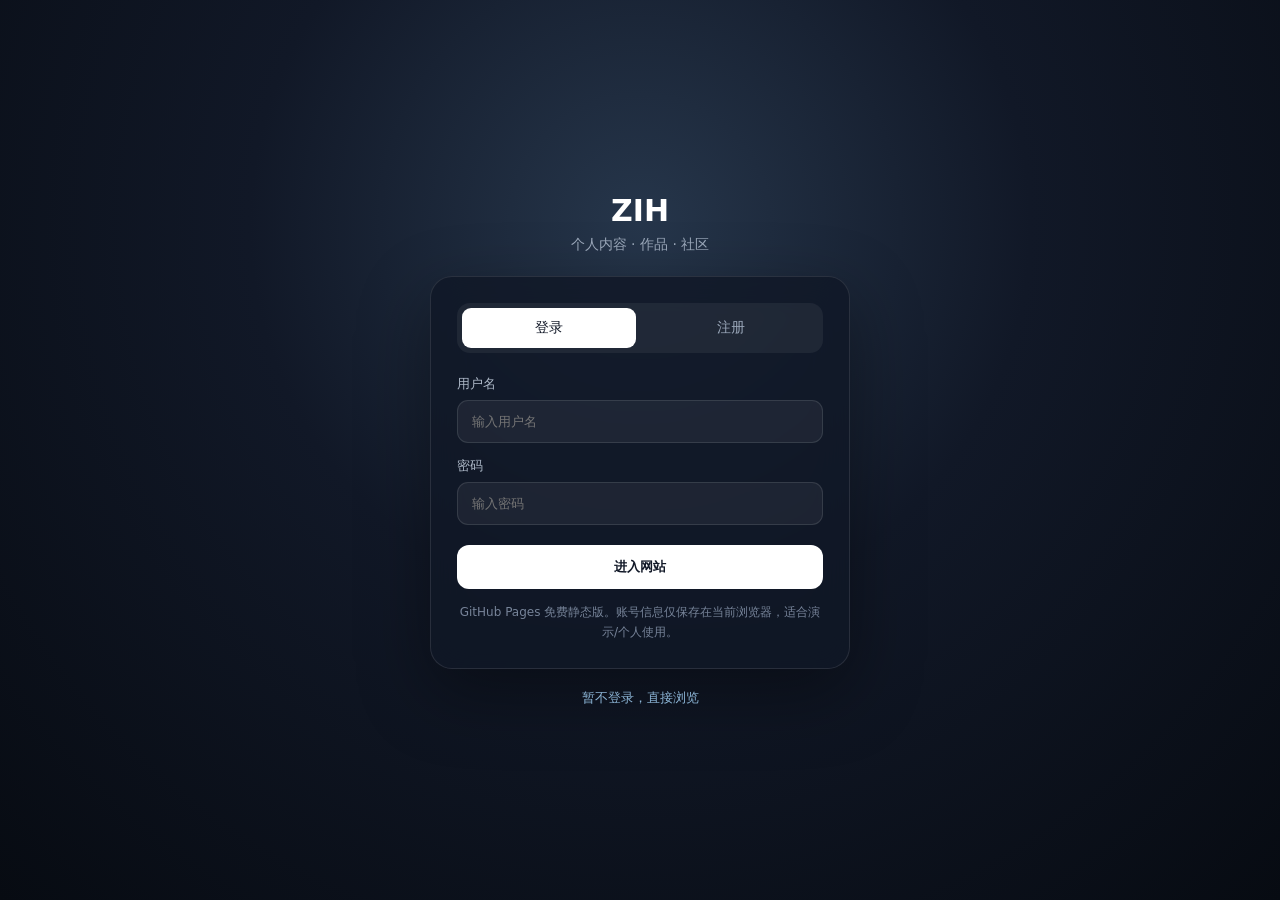
<file: login.html>
<!doctype html>
<html lang="zh-CN">
<head>
<meta charset="utf-8">
<meta name="viewport" content="width=device-width,initial-scale=1">
<title>登录 · ZIH</title>
<style>
*{box-sizing:border-box}body{margin:0;min-height:100vh;font-family:system-ui,-apple-system,BlinkMacSystemFont,"Segoe UI",sans-serif;background:radial-gradient(circle at 50% 25%,#26364b 0,#111827 42%,#070b12 100%);color:#fff;display:flex;align-items:center;justify-content:center;padding:24px}
.wrap{width:min(420px,100%)}.brand{text-align:center;margin-bottom:22px}.brand h1{margin:0;font-size:30px}.brand p{margin:8px 0;color:#9ca9bb;font-size:14px}
.card{background:rgba(17,24,39,.82);border:1px solid rgba(255,255,255,.10);box-shadow:0 24px 70px rgba(0,0,0,.38);border-radius:22px;padding:26px;backdrop-filter:blur(18px)}
.tabs{display:flex;gap:8px;background:rgba(255,255,255,.06);padding:5px;border-radius:13px;margin-bottom:22px}.tabs button{flex:1;border:0;background:transparent;color:#9ca9bb;padding:11px;border-radius:9px;font-size:14px;cursor:pointer}.tabs button.active{background:#fff;color:#111827}
label{display:block;font-size:13px;color:#aeb9c8;margin:14px 0 7px}input{width:100%;border:1px solid rgba(255,255,255,.11);background:rgba(255,255,255,.055);color:#fff;border-radius:11px;padding:13px 14px;outline:none}input:focus{border-color:#7dd3fc}
.primary{width:100%;margin-top:20px;border:0;border-radius:12px;padding:13px;background:#fff;color:#111827;font-weight:700;cursor:pointer}.hint{font-size:12px;color:#778499;text-align:center;margin-top:14px;line-height:1.6}.back{text-align:center;margin-top:18px}.back a{color:#a7d8ff;text-decoration:none;font-size:13px}
.msg{display:none;margin-top:12px;padding:10px 12px;border-radius:10px;background:rgba(34,197,94,.12);color:#86efac;font-size:13px}.error{background:rgba(239,68,68,.12);color:#fca5a5}
</style>
</head>
<body>
<div class="wrap">
  <div class="brand"><h1>ZIH</h1><p>个人内容 · 作品 · 社区</p></div>
  <div class="card">
    <div class="tabs"><button id="loginTab" class="active" onclick="show('login')">登录</button><button id="regTab" onclick="show('register')">注册</button></div>
    <form id="loginForm">
      <label>用户名</label><input id="loginUser" autocomplete="username" required placeholder="输入用户名">
      <label>密码</label><input id="loginPass" type="password" autocomplete="current-password" required placeholder="输入密码">
      <button class="primary">进入网站</button>
    </form>
    <form id="registerForm" style="display:none">
      <label>用户名</label><input id="regUser" required placeholder="设置用户名">
      <label>密码</label><input id="regPass" type="password" required minlength="4" placeholder="至少 4 位">
      <button class="primary">创建账号</button>
    </form>
    <div id="msg" class="msg"></div>
    <div class="hint">GitHub Pages 免费静态版。账号信息仅保存在当前浏览器，适合演示/个人使用。</div>
  </div>
  <div class="back"><a href="index.html">暂不登录，直接浏览</a></div>
</div>
<script>
const KEY='zih_accounts_v1', SESSION='zih_session_v1';
function goBack(){const p=new URLSearchParams(location.search).get('returnTo');location.href=p?decodeURIComponent(p):'index.html'}
function accounts(){try{return JSON.parse(localStorage.getItem(KEY)||'{}')}catch(e){return{}}}
function message(t,err=false){const m=document.getElementById('msg');m.textContent=t;m.className='msg'+(err?' error':'');m.style.display='block'}
function show(type){document.getElementById('loginForm').style.display=type==='login'?'block':'none';document.getElementById('registerForm').style.display=type==='register'?'block':'none';document.getElementById('loginTab').className=type==='login'?'active':'';document.getElementById('regTab').className=type==='register'?'active':'';document.getElementById('msg').style.display='none'}
document.getElementById('registerForm').onsubmit=e=>{e.preventDefault();const u=regUser.value.trim(),p=regPass.value,a=accounts();if(!u||p.length<4)return message('请输入用户名，并设置至少 4 位密码。',true);if(a[u])return message('这个用户名已经存在。',true);a[u]={password:p,role:u==='admin'?'admin':'user',createdAt:Date.now()};localStorage.setItem(KEY,JSON.stringify(a));localStorage.setItem(SESSION,JSON.stringify({username:u,role:a[u].role}));goBack()};
document.getElementById('loginForm').onsubmit=e=>{e.preventDefault();const u=loginUser.value.trim(),p=loginPass.value,a=accounts();if(!a[u])return message('账号不存在，请先注册。',true);if(a[u].password!==p)return message('密码不正确。',true);localStorage.setItem(SESSION,JSON.stringify({username:u,role:a[u].role}));goBack()};
</script>
</body>
</html>
</file>
<file: css/style.css>
/* ===== 全局重置 & 变量 ===== */
        :root {
            --bg: #f4f5f7;
            --panel: #ffffff;
            --ink: #17181c;
            --ink-soft: #5c5f68;
            --ink-faint: #9a9da5;
            --line: #eaebee;
            --teal: #17b6a6;
            --teal-hover: #0f9e8f;
            --shadow: rgba(0,0,0,0.06);
            --shadow-strong: rgba(0,0,0,0.12);
            --radius: 14px;
            --menu-width: 280px;
            --sidebar-width: 272px;
            --topbar-bg: rgba(244,245,247,0.86);
            --modal-overlay: rgba(0,0,0,0.4);
            --avatar-bg: linear-gradient(145deg, #2a2b31, #0d0d10);
            --profile-gradient: linear-gradient(160deg, #131316, #0a0a0c 85%);
            --profile-accent: rgba(23,182,166,0.35);
            --greet-bg: rgba(255,255,255,0.08);
            --social-bg: rgba(255,255,255,0.08);
            --social-hover: rgba(255,255,255,0.18);
            --avatar-border: rgba(255,255,255,0.15);
            --fcard-dark1: radial-gradient(circle at 80% 0%, #2b2b30, #131316 60%);
            --fcard-dark2: linear-gradient(155deg, #232326, #0f0f11);
            --fcard-tag: rgba(255,255,255,0.1);
            --music-volume-track: #e0e0e0;
            --ai-chat-bg: #f0f0f2;
            --ai-msg-bot: #ffffff;
            --ai-msg-user: #17b6a6;
            --ai-msg-system: #e8863a;
            --pill-active: #131316;
            --pill-active-text: #ffffff;
            --pill-hover: #e8e8ea;
            --input-bg: #f4f5f7;
            --input-focus: #ffffff;
            --input-border: #eaebee;
            --input-focus-border: #17b6a6;
            --delete-hover-bg: #fee2e2;
            --delete-hover-color: #dc2626;
            --btn-cancel-bg: #f4f5f7;
            --btn-cancel-hover: #eaebee;
            --rail-bg: #ffffff;
            --rail-border: #eaebee;
            --rail-hover-bg: #131316;
            --rail-hover-color: #ffffff;
            --footer-border: #eaebee;
            --menu-item-hover: #f4f5f7;
            --menu-item-active-bg: rgba(23,182,166,0.1);
            --menu-item-active-color: #17b6a6;
            --menu-item-count-bg: #f4f5f7;
            --menu-item-count-active: rgba(23,182,166,0.15);
            --sidebar-overlay: rgba(0,0,0,0.4);
            --music-upload-border: #eaebee;
            --music-upload-hover-bg: rgba(23,182,166,0.04);
            --mode-btn-bg: #f4f5f7;
            --mode-btn-border: #eaebee;
            --mode-btn-active-bg: #17b6a6;
            --mode-btn-active-color: #ffffff;
            --mode-btn-hover-border: #17b6a6;
            --data-btn-bg: #f4f5f7;
            --data-btn-border: #eaebee;
            --data-btn-hover-border: #17b6a6;
            --data-btn-hover-color: #17b6a6;
            --data-btn-export-bg: #17b6a6;
            --data-btn-export-hover: #0f9e8f;
            --data-btn-import-bg: #e8863a;
            --data-btn-import-hover: #d4782e;
            --data-hint-color: #9a9da5;
            --data-hint-strong: #5c5f68;
            --theme-btn-border: #eaebee;
            --theme-btn-active-border: #17b6a6;
            --theme-btn-shadow: rgba(0,0,0,0.08);
            --theme-name-color: #5c5f68;
            --theme-name-active: #17181c;
            --post-hover-shadow: rgba(0,0,0,0.06);
            --gallery-item-hover-shadow: rgba(0,0,0,0.08);
            --contact-card-hover-shadow: rgba(0,0,0,0.06);
            --comment-card-hover-shadow: rgba(0,0,0,0.06);
            --modal-shadow: rgba(0,0,0,0.2);
            --modal-bg: #ffffff;
            --scrollbar-thumb: #eaebee;
            --scrollbar-track: transparent;
            --avatar-default: #9a9da5;
            --avatar-border-color: rgba(255,255,255,0.15);
            --avatar-hint-bg: rgba(0,0,0,0.6);
            --avatar-badge-bg: #17b6a6;
            --avatar-badge-color: #ffffff;
            --avatar-badge-border: #131316;
            --pname-focus-shadow: #17b6a6;
            --pname-hover-bg: rgba(255,255,255,0.06);
            --pname-focus-bg: rgba(255,255,255,0.1);
            --pname-placeholder: #8b8e97;
            --pbio-color: #9a9da5;
            --pstats-color: #8b8e97;
            --social-icon-color: #c9cbd3;
            --greet-color: #c9cbd3;
            --postmini-border: #eaebee;
            --postmini-thumb-bg: linear-gradient(150deg, #17b6a6, #0d8a7f);
            --postmini-thumb-b: linear-gradient(150deg, #2d2e33, #131316);
            --postmini-text: #17181c;
            --music-status-color: #9a9da5;
            --music-time-color: #9a9da5;
            --music-progress-bg: #f4f5f7;
            --music-progress-fill: #17b6a6;
            --music-volume-track-color: #e0e0e0;
            --music-volume-thumb: #17b6a6;
            --ai-status-color: #9a9da5;
            --ai-chat-scrollbar: #eaebee;
            --ai-input-bg: #ffffff;
            --ai-input-border: #eaebee;
            --ai-input-focus-border: #17b6a6;
            --ai-send-btn-bg: #17b6a6;
            --ai-send-btn-hover: #0f9e8f;
            --theme-card-bg: #ffffff;
            --theme-card-border: #eaebee;
            --theme-btn-bg: #f4f5f7;
            --theme-btn-hover: #e8e8ea;
            --theme-btn-active-shadow: 0 0 0 2px #17b6a6;
            --theme-btn-text: #5c5f68;
            --theme-btn-active-text: #17181c;
            --theme-current-color: #17181c;
            --theme-current-bg: #f4f5f7;
            --editor-toolbar-bg: #f4f5f7;
            --editor-toolbar-border: #eaebee;
            --editor-toolbar-btn-hover: #e8e8ea;
            --editor-content-bg: #ffffff;
            --editor-content-border: #eaebee;
            --type-btn-active-bg: #17b6a6;
            --type-btn-active-color: #ffffff;
            --type-btn-border: #eaebee;
            --type-btn-bg: #f4f5f7;
            --type-btn-hover-border: #17b6a6;
        }

        /* ===== 主题切换平滑过渡 ===== */
        * {
            transition: background-color 0.35s ease,
                color 0.3s ease,
                border-color 0.35s ease,
                box-shadow 0.3s ease,
                fill 0.3s ease,
                stroke 0.3s ease;
        }
        .post .cover,
        .gallery-item img,
        .gallery-item video,
        .avatar-wrapper .avatar-content img,
        .contact-card .image-area img,
        .music-progress .progress-fill,
        .editor-content img {
            transition: none;
        }
        .topbar,
        .rail a,
        .pill,
        .btn-publish,
        .delete-btn,
        .mode-btn,
        .data-actions button,
        .theme-btn,
        .sidebar-toggle,
        .menu-toggle,
        .close-btn,
        .modal .actions button,
        .comment-form .btn-submit-comment,
        .music-controls .btn-play,
        .music-upload-area,
        .contact-card .image-actions button,
        .gallery-header .btn-upload,
        .about-header .btn-add-contact,
        .ai-input-row button,
        .avatar-wrapper,
        .editor-toolbar button,
        .type-btn {
            transition: background-color 0.25s ease,
                color 0.25s ease,
                border-color 0.25s ease,
                transform 0.2s ease,
                box-shadow 0.25s ease;
        }
        .post,
        .comment-card,
        .gallery-item,
        .contact-card {
            transition: box-shadow 0.25s ease, transform 0.2s ease;
        }
        .profile::before {
            transition: background 0.5s ease;
        }
        .topbar {
            transition: background-color 0.35s ease, border-color 0.35s ease;
        }
        .music-progress .progress-fill {
            transition: width 0.1s linear;
        }

        /* ===== 富文本编辑器样式 ===== */
        .editor-toolbar {
            display: flex;
            flex-wrap: wrap;
            gap: 3px;
            padding: 6px 8px;
            background: var(--editor-toolbar-bg);
            border: 1px solid var(--editor-toolbar-border);
            border-bottom: none;
            border-radius: 8px 8px 0 0;
        }
        .editor-toolbar button {
            width: 30px;
            height: 30px;
            border: none;
            border-radius: 4px;
            background: transparent;
            color: var(--ink-soft);
            cursor: pointer;
            font-size: 13px;
            font-weight: 600;
            display: flex;
            align-items: center;
            justify-content: center;
            transition: background 0.2s, color 0.2s;
            font-family: inherit;
        }
        .editor-toolbar button:hover {
            background: var(--editor-toolbar-btn-hover);
            color: var(--ink);
        }
        .editor-toolbar button.active {
            background: var(--teal);
            color: #fff;
        }
        .editor-toolbar .separator {
            width: 1px;
            background: var(--editor-toolbar-border);
            margin: 0 4px;
            flex-shrink: 0;
        }
        .editor-content {
            min-height: 160px;
            max-height: 400px;
            overflow-y: auto;
            padding: 12px 14px;
            background: var(--editor-content-bg);
            border: 1px solid var(--editor-content-border);
            border-radius: 0 0 8px 8px;
            font-size: 14px;
            line-height: 1.8;
            color: var(--ink);
            outline: none;
            cursor: text;
        }
        .editor-content:focus {
            border-color: var(--input-focus-border);
        }
        .editor-content img {
            max-width: 100%;
            border-radius: 4px;
            margin: 4px 0;
        }
        .editor-content h2 {
            font-size: 18px;
            font-weight: 700;
            margin: 8px 0 4px;
        }
        .editor-content h3 {
            font-size: 16px;
            font-weight: 600;
            margin: 6px 0 4px;
        }
        .editor-content ul,
        .editor-content ol {
            padding-left: 24px;
            margin: 4px 0;
        }
        .editor-content li {
            margin: 2px 0;
        }
        .editor-content blockquote {
            border-left: 3px solid var(--teal);
            padding-left: 12px;
            margin: 6px 0;
            color: var(--ink-soft);
        }
        .editor-content a {
            color: var(--teal);
            text-decoration: underline;
        }

        /* 文章类型切换按钮 */
        .type-toggle {
            display: flex;
            gap: 8px;
            margin-bottom: 12px;
        }
        .type-btn {
            padding: 4px 16px;
            border-radius: 16px;
            border: 1px solid var(--type-btn-border);
            background: var(--type-btn-bg);
            color: var(--ink-soft);
            font-size: 13px;
            font-weight: 500;
            cursor: pointer;
            transition: all 0.2s;
            font-family: inherit;
        }
        .type-btn:hover {
            border-color: var(--type-btn-hover-border);
            color: var(--ink);
        }
        .type-btn.active {
            background: var(--type-btn-active-bg);
            color: var(--type-btn-active-color);
            border-color: var(--type-btn-active-bg);
        }

        /* 文章卡片类型标签 */
        .post .type-badge {
            display: inline-block;
            font-size: 10px;
            font-weight: 600;
            padding: 2px 10px;
            border-radius: 10px;
            margin-right: 6px;
            background: var(--teal);
            color: #fff;
        }
        .post .type-badge.news {
            background: #e8863a;
        }
        .post .type-badge.article {
            background: var(--teal);
        }

        /* 文章详情查看模态框 */
        .detail-content {
            max-height: 60vh;
            overflow-y: auto;
            padding: 4px 2px 12px;
            line-height: 1.8;
            font-size: 15px;
            color: var(--ink);
        }
        .detail-content img {
            max-width: 100%;
            border-radius: 6px;
            margin: 8px 0;
        }
        .detail-content h2 {
            font-size: 20px;
            font-weight: 700;
            margin: 12px 0 6px;
        }
        .detail-content h3 {
            font-size: 17px;
            font-weight: 600;
            margin: 10px 0 4px;
        }
        .detail-content ul,
        .detail-content ol {
            padding-left: 24px;
            margin: 6px 0;
        }
        .detail-content li {
            margin: 2px 0;
        }
        .detail-content blockquote {
            border-left: 3px solid var(--teal);
            padding-left: 14px;
            margin: 8px 0;
            color: var(--ink-soft);
        }
        .detail-content a {
            color: var(--teal);
            text-decoration: underline;
        }
        .detail-header {
            display: flex;
            justify-content: space-between;
            align-items: center;
            flex-wrap: wrap;
            gap: 8px;
            margin-bottom: 12px;
            padding-bottom: 10px;
            border-bottom: 1px solid var(--line);
        }
        .detail-header .meta {
            font-size: 12px;
            color: var(--ink-faint);
        }
        .detail-header .meta .badge {
            display: inline-block;
            padding: 2px 12px;
            border-radius: 12px;
            font-size: 11px;
            font-weight: 600;
            margin-right: 6px;
        }
        .detail-header .meta .badge.news {
            background: #e8863a;
            color: #fff;
        }
        .detail-header .meta .badge.article {
            background: var(--teal);
            color: #fff;
        }
        .detail-header h3 {
            font-size: 20px;
            font-weight: 700;
            color: var(--ink);
        }

        /* ===== 原有样式（使用CSS变量） ===== */
        * {
            box-sizing: border-box;
            margin: 0;
            padding: 0;
        }
        body {
            background: var(--bg);
            color: var(--ink);
            -webkit-font-smoothing: antialiased;
            line-height: 1.6;
            font-family: "Noto Sans SC", "Zen Kaku Gothic New", system-ui, sans-serif;
        }
        a {
            color: inherit;
            text-decoration: none;
            cursor: pointer;
        }
        img {
            max-width: 100%;
            display: block;
        }

        /* ===== Top Bar ===== */
        .topbar {
            position: sticky;
            top: 0;
            z-index: 50;
            display: flex;
            align-items: center;
            justify-content: space-between;
            padding: 14px 28px;
            background: var(--topbar-bg);
            backdrop-filter: blur(10px);
            border-bottom: 1px solid var(--line);
        }
        .brand {
            display: flex;
            align-items: center;
            gap: 10px;
            font-weight: 700;
            font-size: 15px;
            letter-spacing: .2px;
        }
        .brand .menu-toggle {
            cursor: pointer;
            transition: transform .3s ease, color .3s ease;
            display: flex;
            align-items: center;
            justify-content: center;
            padding: 4px;
            border-radius: 6px;
            background: transparent;
            border: none;
            color: var(--ink);
        }
        .brand .menu-toggle:hover {
            color: var(--teal);
            background: var(--menu-item-hover);
        }
        .brand .menu-toggle:active {
            transform: scale(0.9);
        }
        .brand .menu-toggle svg {
            width: 20px;
            height: 20px;
            display: block;
            transition: transform .4s cubic-bezier(0.34, 1.56, 0.64, 1);
        }
        .brand .menu-toggle.open svg {
            transform: rotate(90deg);
        }
        .brand .brand-text {
            white-space: nowrap;
        }

        .sidebar-toggle {
            display: none;
            cursor: pointer;
            transition: transform .3s ease, color .3s ease;
            padding: 4px;
            border-radius: 6px;
            background: transparent;
            border: none;
            color: var(--ink);
            align-items: center;
            justify-content: center;
            margin-right: 2px;
        }
        .sidebar-toggle:hover {
            color: var(--teal);
            background: var(--menu-item-hover);
        }
        .sidebar-toggle:active {
            transform: scale(0.9);
        }
        .sidebar-toggle svg {
            width: 22px;
            height: 22px;
            display: block;
        }

        .toplinks {
            display: flex;
            gap: 26px;
            font-size: 14px;
            color: var(--ink-soft);
        }
        .toplinks a {
            padding: 4px 0;
            border-bottom: 2px solid transparent;
            transition: border-color .2s, color .2s;
        }
        .toplinks a:hover {
            color: var(--ink);
        }
        .toplinks a.active {
            color: var(--ink);
            border-bottom-color: var(--teal);
        }
        .topicons {
            display: flex;
            gap: 16px;
            align-items: center;
            color: var(--ink-faint);
        }
        .topicons svg {
            width: 19px;
            height: 19px;
            cursor: pointer;
            transition: transform 0.35s cubic-bezier(0.34, 1.56, 0.64, 1),
                color 0.3s ease,
                filter 0.3s ease;
            display: block;
            flex-shrink: 0;
        }
        .topicons svg:hover {
            transform: scale(1.25) rotate(6deg);
            color: var(--ink);
            filter: drop-shadow(0 2px 8px var(--teal, rgba(23,182,166,.25)));
        }
        .topicons svg:active {
            transform: scale(0.9) rotate(-4deg);
        }
        .topicons svg#icon-search.pulse {
            animation: pulseIcon 0.6s cubic-bezier(0.34, 1.56, 0.64, 1);
        }
        @keyframes pulseIcon {
            0% { transform: scale(1) rotate(0deg); }
            30% { transform: scale(1.4) rotate(-10deg); color: var(--teal); }
            60% { transform: scale(1.2) rotate(5deg); color: var(--teal); }
            100% { transform: scale(1) rotate(0deg); }
        }
        .topicons svg#icon-grid.spin {
            animation: spinIcon 0.7s cubic-bezier(0.34, 1.56, 0.64, 1);
        }
        @keyframes spinIcon {
            0% { transform: scale(1) rotate(0deg); }
            25% { transform: scale(1.3) rotate(90deg); color: var(--teal); }
            50% { transform: scale(1.1) rotate(180deg); color: var(--teal); }
            75% { transform: scale(1.2) rotate(270deg); }
            100% { transform: scale(1) rotate(360deg); }
        }
        .topicons svg.active-icon {
            color: var(--teal);
            transform: scale(1.1);
            filter: drop-shadow(0 0 8px var(--teal, rgba(23,182,166,.3)));
        }

        /* ===== 分类侧滑菜单 ===== */
        .menu-overlay {
            position: fixed;
            top: 0;
            left: 0;
            width: 100%;
            height: 100%;
            background: var(--modal-overlay);
            backdrop-filter: blur(4px);
            z-index: 60;
            opacity: 0;
            visibility: hidden;
            transition: opacity .35s ease, visibility .35s ease;
        }
        .menu-overlay.open {
            opacity: 1;
            visibility: visible;
        }

        .menu-panel {
            position: fixed;
            top: 0;
            left: 0;
            width: var(--menu-width);
            max-width: 82vw;
            height: 100%;
            background: var(--panel);
            z-index: 70;
            transform: translateX(-100%);
            transition: transform .4s cubic-bezier(0.22, 1, 0.36, 1);
            box-shadow: 4px 0 40px var(--shadow-strong);
            display: flex;
            flex-direction: column;
            overflow: hidden;
        }
        .menu-panel.open {
            transform: translateX(0);
        }

        .menu-panel .menu-header {
            padding: 20px 22px 14px;
            border-bottom: 1px solid var(--line);
            display: flex;
            align-items: center;
            justify-content: space-between;
            flex-shrink: 0;
        }
        .menu-panel .menu-header h3 {
            font-size: 16px;
            font-weight: 700;
            color: var(--ink);
        }
        .menu-panel .menu-header .close-btn {
            background: none;
            border: none;
            font-size: 22px;
            color: var(--ink-faint);
            cursor: pointer;
            padding: 0 4px;
            transition: color .2s, transform .2s;
            line-height: 1;
        }
        .menu-panel .menu-header .close-btn:hover {
            color: var(--ink);
            transform: rotate(90deg);
        }

        .menu-panel .menu-body {
            padding: 12px 16px 24px;
            overflow-y: auto;
            flex: 1;
        }
        .menu-panel .menu-body .menu-label {
            font-size: 11px;
            color: var(--ink-faint);
            text-transform: uppercase;
            letter-spacing: .5px;
            padding: 8px 6px 6px;
            font-weight: 600;
        }
        .menu-panel .menu-body .menu-item {
            display: flex;
            align-items: center;
            gap: 12px;
            padding: 10px 14px;
            border-radius: 10px;
            cursor: pointer;
            transition: background .2s, color .2s, transform .15s;
            color: var(--ink-soft);
            font-size: 14px;
            font-weight: 500;
            margin-bottom: 2px;
            position: relative;
        }
        .menu-panel .menu-body .menu-item:hover {
            background: var(--menu-item-hover);
            color: var(--ink);
        }
        .menu-panel .menu-body .menu-item:active {
            transform: scale(0.97);
        }
        .menu-panel .menu-body .menu-item.active {
            background: var(--menu-item-active-bg);
            color: var(--menu-item-active-color);
            font-weight: 600;
        }
        .menu-panel .menu-body .menu-item.active::before {
            content: "";
            position: absolute;
            left: 0;
            top: 20%;
            height: 60%;
            width: 3px;
            background: var(--teal);
            border-radius: 0 3px 3px 0;
        }
        .menu-panel .menu-body .menu-item .dot {
            width: 8px;
            height: 8px;
            border-radius: 50%;
            background: var(--teal);
            flex-shrink: 0;
            opacity: .5;
            transition: opacity .2s;
        }
        .menu-panel .menu-body .menu-item.active .dot {
            opacity: 1;
        }
        .menu-panel .menu-body .menu-item .count {
            margin-left: auto;
            background: var(--menu-item-count-bg);
            padding: 0 10px;
            border-radius: 12px;
            font-size: 11px;
            color: var(--ink-faint);
            font-weight: 400;
        }
        .menu-panel .menu-body .menu-item.active .count {
            background: var(--menu-item-count-active);
            color: var(--teal);
        }
        .menu-panel .menu-body .menu-divider {
            height: 1px;
            background: var(--line);
            margin: 10px 10px 12px;
        }

        .menu-panel .menu-footer {
            padding: 14px 20px 20px;
            border-top: 1px solid var(--line);
            flex-shrink: 0;
            font-size: 12px;
            color: var(--ink-faint);
            text-align: center;
        }

        /* ===== Layout ===== */
        .shell {
            max-width: 1280px;
            margin: 0 auto;
            display: grid;
            grid-template-columns: var(--sidebar-width) minmax(0, 1fr);
            gap: 22px;
            padding: 22px 28px 60px;
            align-items: start;
            position: relative;
        }

        /* ===== 移动端侧边栏遮罩 ===== */
        .sidebar-overlay {
            display: none;
            position: fixed;
            top: 0;
            left: 0;
            width: 100%;
            height: 100%;
            background: var(--sidebar-overlay);
            backdrop-filter: blur(2px);
            z-index: 45;
            opacity: 0;
            visibility: hidden;
            transition: opacity .35s ease, visibility .35s ease;
        }
        .sidebar-overlay.open {
            opacity: 1;
            visibility: visible;
        }

        /* ===== Sidebar ===== */
        .sidebar-wrapper {
            position: relative;
        }
        .sidebar-wrapper .card {
            background: var(--panel);
            border-radius: var(--radius);
            border: 1px solid var(--line);
        }

        .sidebar-scroll {
            max-height: calc(100vh - 120px);
            overflow-y: auto;
            padding-right: 2px;
            scrollbar-width: thin;
        }
        .sidebar-scroll::-webkit-scrollbar {
            width: 3px;
        }
        .sidebar-scroll::-webkit-scrollbar-thumb {
            background: var(--scrollbar-thumb);
            border-radius: 3px;
        }
        .sidebar-scroll::-webkit-scrollbar-track {
            background: var(--scrollbar-track);
        }

        .profile {
            background: var(--profile-gradient);
            color: #fff;
            padding: 22px 20px 20px;
            position: relative;
            overflow: hidden;
        }
        .profile::before {
            content: "";
            position: absolute;
            right: -40px;
            top: -40px;
            width: 160px;
            height: 160px;
            border-radius: 50%;
            background: radial-gradient(circle, var(--profile-accent), transparent 70%);
        }
        .greet {
            font-size: 11.5px;
            color: var(--greet-color);
            background: var(--greet-bg);
            display: inline-block;
            padding: 5px 10px;
            border-radius: 20px;
            margin-bottom: 16px;
        }

        .avatar-wrapper {
            position: relative;
            width: 72px;
            height: 72px;
            margin: 0 auto 12px;
            cursor: pointer;
            border-radius: 50%;
            border: 2px solid var(--avatar-border-color);
            transition: border-color .3s, transform .2s;
            flex-shrink: 0;
            overflow: hidden;
            background: var(--avatar-bg);
        }
        .avatar-wrapper:hover {
            border-color: var(--teal);
            transform: scale(1.04);
        }
        .avatar-wrapper:active {
            transform: scale(0.95);
        }
        .avatar-wrapper .avatar-content {
            width: 100%;
            height: 100%;
            display: flex;
            align-items: center;
            justify-content: center;
            position: relative;
            overflow: hidden;
        }
        .avatar-wrapper .avatar-content svg {
            width: 38px;
            height: 38px;
            color: var(--avatar-default);
        }
        .avatar-wrapper .avatar-content img {
            width: 100%;
            height: 100%;
            object-fit: cover;
            display: block;
        }
        .avatar-wrapper .avatar-hint {
            position: absolute;
            bottom: 0;
            left: 0;
            right: 0;
            background: var(--avatar-hint-bg);
            color: #fff;
            font-size: 10px;
            text-align: center;
            padding: 2px 0;
            opacity: 0;
            transition: opacity .3s;
            pointer-events: none;
            backdrop-filter: blur(2px);
        }
        .avatar-wrapper:hover .avatar-hint {
            opacity: 1;
        }
        .avatar-wrapper .avatar-badge {
            position: absolute;
            bottom: 0;
            right: 0;
            background: var(--avatar-badge-bg);
            color: var(--avatar-badge-color);
            border-radius: 50%;
            width: 20px;
            height: 20px;
            font-size: 11px;
            display: flex;
            align-items: center;
            justify-content: center;
            border: 2px solid var(--avatar-badge-border);
            opacity: 0;
            transition: opacity .3s;
        }
        .avatar-wrapper:hover .avatar-badge {
            opacity: 1;
        }

        .pname {
            text-align: center;
            font-weight: 700;
            font-size: 16px;
            outline: none;
            border-radius: 4px;
            padding: 2px 8px;
            transition: background .2s, box-shadow .2s;
            cursor: text;
            display: inline-block;
            min-width: 40px;
            margin: 0 auto;
            background: transparent;
            border: none;
            color: #fff;
        }
        .pname:hover {
            background: var(--pname-hover-bg);
        }
        .pname:focus {
            background: var(--pname-focus-bg);
            box-shadow: 0 0 0 2px var(--pname-focus-shadow);
        }
        .pname::placeholder {
            color: var(--pname-placeholder);
            font-weight: 400;
        }
        .pname-wrap {
            text-align: center;
            position: relative;
        }
        .pname-wrap .edit-hint {
            font-size: 10px;
            color: #8b8e97;
            opacity: 0;
            transition: opacity .3s;
            display: block;
            margin-top: -4px;
        }
        .pname-wrap:hover .edit-hint {
            opacity: 0.6;
        }

        .pbio {
            text-align: center;
            font-size: 11.5px;
            color: var(--pbio-color);
            margin: 6px 0 16px;
            line-height: 1.6;
        }
        .pstats {
            display: flex;
            justify-content: space-around;
            text-align: center;
            position: relative;
            z-index: 1;
        }
        .pstats b {
            display: block;
            font-size: 15px;
        }
        .pstats span {
            font-size: 10.5px;
            color: var(--pstats-color);
        }
        .psocial {
            display: flex;
            justify-content: center;
            gap: 10px;
            margin-top: 16px;
            position: relative;
            z-index: 1;
        }
        .psocial a {
            width: 28px;
            height: 28px;
            border-radius: 50%;
            background: var(--social-bg);
            display: flex;
            align-items: center;
            justify-content: center;
            transition: background .2s;
        }
        .psocial a:hover {
            background: var(--social-hover);
        }
        .psocial svg {
            width: 14px;
            height: 14px;
            color: var(--social-icon-color);
        }

        .sidebox {
            padding: 16px 18px;
            margin-top: 16px;
        }
        .sidebox h4 {
            font-size: 12.5px;
            margin: 0 0 12px;
            display: flex;
            align-items: center;
            gap: 6px;
            color: var(--ink-soft);
            font-weight: 600;
        }
        .postmini {
            display: flex;
            gap: 10px;
            align-items: flex-start;
            padding: 8px 0;
            border-bottom: 1px dashed var(--postmini-border);
        }
        .postmini:last-child {
            border-bottom: none;
        }
        .postmini .thumb {
            width: 44px;
            height: 44px;
            border-radius: 8px;
            flex: none;
            background: var(--postmini-thumb-bg);
        }
        .postmini .thumb.b {
            background: var(--postmini-thumb-b);
        }
        .postmini p {
            margin: 0;
            font-size: 12px;
            line-height: 1.45;
            color: var(--postmini-text);
        }

        /* ===== 音乐悬浮唱片播放器 V6.3 ===== */
        .music-card {
            position: fixed !important;
            left: 14px;
            bottom: calc(78px + env(safe-area-inset-bottom, 0px));
            width: 62px;
            height: 62px;
            box-sizing: border-box;
            margin: 0 !important;
            padding: 0 !important;
            z-index: 2050;
            border-radius: 50%;
            background: transparent !important;
            border: 0 !important;
            box-shadow: none !important;
            overflow: visible;
        }
        .music-float-disc {
            position: absolute;
            inset: 0;
            width: 62px;
            height: 62px;
            padding: 0;
            border: 1px solid rgba(255,255,255,.22);
            border-radius: 50%;
            cursor: pointer;
            background:
                radial-gradient(circle at 50% 50%, #f5f5f5 0 7px, #17181c 8px 10px, transparent 11px),
                repeating-radial-gradient(circle at 50% 50%, #22242a 0 2px, #0d0e11 3px 5px);
            box-shadow: 0 8px 24px rgba(0,0,0,.28), inset 0 0 0 5px rgba(255,255,255,.04);
            color: #fff;
            display: flex;
            align-items: center;
            justify-content: center;
            transition: transform .2s ease, box-shadow .2s ease;
        }
        .music-float-disc:hover { transform: scale(1.06); }
        .music-float-disc:active { transform: scale(.96); }
        .music-disc-groove {
            position: absolute;
            inset: 9px;
            border: 1px solid rgba(255,255,255,.10);
            border-radius: 50%;
            pointer-events: none;
        }
        .music-disc-note {
            position: relative;
            z-index: 2;
            width: 22px;
            height: 22px;
            border-radius: 50%;
            display: flex;
            align-items: center;
            justify-content: center;
            background: var(--teal);
            color: #fff;
            font-size: 14px;
            font-weight: 700;
            box-shadow: 0 2px 8px rgba(0,0,0,.25);
        }
        .music-card.music-playing .music-float-disc {
            animation: musicDiscSpin 5s linear infinite;
        }
        .music-card.music-playing .music-disc-note {
            animation: musicDiscSpinReverse 5s linear infinite;
        }
        @keyframes musicDiscSpin { to { transform: rotate(360deg); } }
        @keyframes musicDiscSpinReverse { to { transform: rotate(-360deg); } }
        .music-panel-head {
            display: flex;
            align-items: center;
            justify-content: space-between;
            gap: 10px;
            margin-bottom: 10px;
        }
        .music-panel-head h4 { margin: 0 !important; }
        .music-panel-close {
            width: 28px;
            height: 28px;
            border: 0;
            border-radius: 50%;
            background: var(--input-bg);
            color: var(--ink-soft);
            cursor: pointer;
            font-size: 19px;
            line-height: 1;
        }
        .music-card.music-expanded {
            width: min(300px, calc(100vw - 28px));
            height: auto;
            min-height: 62px;
            padding: 14px !important;
            border: 1px solid var(--line) !important;
            border-radius: 18px;
            background: var(--panel) !important;
            box-shadow: 0 16px 45px rgba(0,0,0,.18) !important;
            overflow: hidden;
        }
        .music-card.music-expanded .music-float-disc {
            display: none;
        }
        .music-card:not(.music-expanded) .music-panel-head,
        .music-card:not(.music-expanded) .music-upload-area,
        .music-card:not(.music-expanded) .music-controls {
            display: none !important;
        }
        .music-card.music-expanded .music-panel-head { display: flex; }
        @media(max-width:700px) {
            /* V6.4：手机端按页面实际视觉位置放到左下角红圈区域，
               与底部导航保持间距，同时避免贴屏边太近。 */
            .music-card {
                left: 58px !important;
                bottom: calc(78px + env(safe-area-inset-bottom, 0px)) !important;
            }
            .music-card.music-expanded {
                left: 12px !important;
                bottom: calc(78px + env(safe-area-inset-bottom, 0px)) !important;
                width: min(300px, calc(100vw - 24px));
            }
        }

        /* ===== 音乐卡片 ===== */
        .music-card {
            padding: 16px 18px;
            margin-top: 16px;
        }
        .music-card h4 {
            font-size: 12.5px;
            margin: 0 0 12px;
            display: flex;
            align-items: center;
            gap: 6px;
            color: var(--ink-soft);
            font-weight: 600;
        }
        .music-upload-area {
            border: 1px dashed var(--music-upload-border);
            border-radius: 8px;
            padding: 12px;
            text-align: center;
            cursor: pointer;
            transition: border-color .2s, background .2s;
            color: var(--ink-faint);
            font-size: 13px;
        }
        .music-upload-area:hover {
            border-color: var(--teal);
            background: var(--music-upload-hover-bg);
        }
        .music-controls {
            display: none;
            margin-top: 10px;
        }
        .music-controls.show {
            display: block;
        }
        .music-controls .btn-play {
            background: var(--teal);
            color: #fff;
            border: none;
            border-radius: 20px;
            padding: 4px 14px;
            font-size: 12px;
            cursor: pointer;
            transition: background .2s;
        }
        .music-controls .btn-play:hover {
            background: var(--teal-hover);
        }
        .music-controls .btn-play.paused {
            background: var(--amber);
        }
        .music-status {
            font-size: 11px;
            color: var(--music-status-color);
            margin-left: 6px;
        }
        .music-time {
            font-size: 11px;
            color: var(--music-time-color);
            margin-left: auto;
        }
        .music-progress {
            width: 100%;
            height: 4px;
            background: var(--music-progress-bg);
            border-radius: 2px;
            margin-top: 8px;
            position: relative;
            cursor: pointer;
        }
        .music-progress .progress-fill {
            width: 0%;
            height: 100%;
            background: var(--music-progress-fill);
            border-radius: 2px;
            transition: width .1s linear;
        }
        .music-controls .row {
            display: flex;
            align-items: center;
            gap: 8px;
            flex-wrap: wrap;
        }
        .music-controls .row .spacer {
            flex: 1;
        }
        .music-volume {
            display: flex;
            align-items: center;
            gap: 6px;
            font-size: 12px;
            color: var(--ink-faint);
        }
        .music-volume input[type="range"] {
            width: 60px;
            height: 3px;
            -webkit-appearance: none;
            appearance: none;
            background: var(--music-volume-track);
            border-radius: 2px;
            outline: none;
        }
        .music-volume input[type="range"]::-webkit-slider-thumb {
            -webkit-appearance: none;
            appearance: none;
            width: 10px;
            height: 10px;
            border-radius: 50%;
            background: var(--music-volume-thumb);
            cursor: pointer;
        }

        /* ===== AI · 在线客服卡片 ===== */
        .ai-card {
            padding: 16px 18px;
            margin-top: 16px;
        }
        .ai-card h4 {
            font-size: 12.5px;
            margin: 0 0 10px;
            display: flex;
            align-items: center;
            gap: 6px;
            color: var(--ink-soft);
            font-weight: 600;
        }
        .ai-mode-toggle {
            display: flex;
            gap: 8px;
            margin-bottom: 10px;
        }
        .ai-mode-toggle .mode-btn {
            flex: 1;
            padding: 4px 0;
            border: 1px solid var(--mode-btn-border);
            border-radius: 16px;
            background: var(--mode-btn-bg);
            color: var(--ink-soft);
            font-size: 13px;
            cursor: pointer;
            transition: all .2s;
            text-align: center;
            font-weight: 500;
        }
        .ai-mode-toggle .mode-btn.active {
            background: var(--mode-btn-active-bg);
            color: var(--mode-btn-active-color);
            border-color: var(--mode-btn-active-bg);
        }
        .ai-mode-toggle .mode-btn:hover:not(.active) {
            background: var(--panel);
            border-color: var(--mode-btn-hover-border);
        }
        .ai-chat-box {
            background: var(--ai-chat-bg);
            border-radius: 8px;
            padding: 8px 10px;
            height: 100px;
            overflow-y: auto;
            font-size: 12px;
            color: var(--ink);
            line-height: 1.5;
            margin-bottom: 8px;
            display: flex;
            flex-direction: column;
            gap: 4px;
        }
        .ai-chat-box .msg {
            padding: 4px 8px;
            border-radius: 6px;
            max-width: 85%;
        }
        .ai-chat-box .msg.bot {
            background: var(--ai-msg-bot);
            align-self: flex-start;
            border: 1px solid var(--line);
        }
        .ai-chat-box .msg.user {
            background: var(--ai-msg-user);
            color: #fff;
            align-self: flex-end;
        }
        .ai-chat-box .msg.system {
            background: var(--ai-msg-system);
            color: #fff;
            align-self: center;
            font-size: 11px;
            padding: 2px 12px;
            border-radius: 12px;
        }
        .ai-input-row {
            display: flex;
            gap: 6px;
        }
        .ai-input-row input {
            flex: 1;
            padding: 4px 10px;
            border: 1px solid var(--ai-input-border);
            border-radius: 16px;
            font-size: 12px;
            background: var(--ai-input-bg);
            outline: none;
            transition: border .2s;
            font-family: inherit;
            color: var(--ink);
        }
        .ai-input-row input:focus {
            border-color: var(--ai-input-focus-border);
        }
        .ai-input-row button {
            background: var(--ai-send-btn-bg);
            color: #fff;
            border: none;
            border-radius: 16px;
            padding: 4px 14px;
            font-size: 12px;
            cursor: pointer;
            transition: background .2s;
        }
        .ai-input-row button:hover {
            background: var(--ai-send-btn-hover);
        }
        .ai-status {
            font-size: 11px;
            color: var(--ai-status-color);
            text-align: right;
            margin-top: 4px;
        }

        /* ===== 数据管理卡片 ===== */
        .data-card {
            padding: 16px 18px;
            margin-top: 16px;
        }
        .data-card h4 {
            font-size: 12.5px;
            margin: 0 0 10px;
            display: flex;
            align-items: center;
            gap: 6px;
            color: var(--ink-soft);
            font-weight: 600;
        }
        .data-actions {
            display: flex;
            gap: 8px;
            flex-wrap: wrap;
        }
        .data-actions button {
            flex: 1;
            min-width: 80px;
            padding: 6px 12px;
            border-radius: 16px;
            font-size: 12px;
            font-weight: 500;
            cursor: pointer;
            border: 1px solid var(--data-btn-border);
            background: var(--data-btn-bg);
            color: var(--ink-soft);
            transition: all .2s;
        }
        .data-actions button:hover {
            border-color: var(--data-btn-hover-border);
            color: var(--data-btn-hover-color);
            background: rgba(23,182,166,0.06);
        }
        .data-actions .btn-export {
            background: var(--data-btn-export-bg);
            color: #fff;
            border-color: var(--data-btn-export-bg);
        }
        .data-actions .btn-export:hover {
            background: var(--data-btn-export-hover);
            border-color: var(--data-btn-export-hover);
            color: #fff;
        }
        .data-actions .btn-import {
            background: var(--data-btn-import-bg);
            color: #fff;
            border-color: var(--data-btn-import-bg);
        }
        .data-actions .btn-import:hover {
            background: var(--data-btn-import-hover);
            border-color: var(--data-btn-import-hover);
            color: #fff;
        }
        .data-hint {
            font-size: 10.5px;
            color: var(--data-hint-color);
            margin-top: 8px;
            line-height: 1.4;
        }
        .data-hint strong {
            color: var(--data-hint-strong);
        }

        /* ===== 主题切换卡片 ===== */
        .theme-card {
            padding: 16px 18px;
            margin-top: 16px;
        }
        .theme-card h4 {
            font-size: 12.5px;
            margin: 0 0 10px;
            display: flex;
            align-items: center;
            gap: 6px;
            color: var(--ink-soft);
            font-weight: 600;
        }
        .theme-grid {
            display: grid;
            grid-template-columns: repeat(4, 1fr);
            gap: 6px;
        }
        .theme-btn {
            display: flex;
            flex-direction: column;
            align-items: center;
            gap: 4px;
            padding: 6px 0 5px;
            border-radius: 10px;
            border: 2px solid var(--theme-btn-border);
            background: var(--theme-btn-bg);
            cursor: pointer;
            transition: all 0.25s ease;
            font-family: inherit;
            font-size: 11px;
            color: var(--theme-btn-text);
            font-weight: 500;
            min-width: 0;
        }
        .theme-btn:hover {
            background: var(--theme-btn-hover);
            border-color: var(--teal);
            transform: translateY(-1px);
        }
        .theme-btn:active {
            transform: scale(0.95);
        }
        .theme-btn.active {
            border-color: var(--teal);
            background: var(--menu-item-active-bg);
            color: var(--theme-btn-active-text);
            box-shadow: var(--theme-btn-active-shadow);
        }
        .theme-btn .theme-dot {
            width: 28px;
            height: 28px;
            border-radius: 50%;
            border: 2px solid var(--line);
            flex-shrink: 0;
            transition: border-color 0.3s ease;
        }
        .theme-btn.active .theme-dot {
            border-color: var(--teal);
        }
        .theme-btn .theme-name {
            font-size: 10px;
            color: var(--theme-name-color);
            line-height: 1.2;
            white-space: nowrap;
            overflow: hidden;
            text-overflow: ellipsis;
            max-width: 100%;
        }
        .theme-btn.active .theme-name {
            color: var(--theme-name-active);
        }
        .theme-current {
            font-size: 11px;
            color: var(--theme-current-color);
            margin-top: 8px;
            text-align: center;
            padding: 4px 0;
            border-radius: 6px;
            background: var(--theme-current-bg);
            font-weight: 500;
        }
        .theme-current strong {
            color: var(--ink);
        }

        /* ===== 主内容区域 ===== */
        #blog-content,
        #gallery,
        #personal,
        #about {
            display: none;
            animation: fadeIn .3s ease;
        }
        #blog-content.active,
        #gallery.active,
        #personal.active,
        #about.active {
            display: block;
        }
        @keyframes fadeIn {
            0% { opacity: 0; transform: translateY(12px); }
            100% { opacity: 1; transform: translateY(0); }
        }

        /* ===== 文章列表样式 ===== */
        /* ===== 搜索栏 ===== */
        .search-bar {
            margin-bottom: 14px;
            display: none; /* 默认隐藏，点搜索图标后显示 */
        }
        .search-bar.open {
            display: block;
            animation: fadeIn .25s ease;
        }
        .search-input-wrap {
            display: flex;
            align-items: center;
            gap: 8px;
            background: var(--panel);
            border: 1px solid var(--line);
            border-radius: 24px;
            padding: 8px 14px;
            transition: border-color .2s, box-shadow .2s;
        }
        .search-input-wrap:focus-within {
            border-color: var(--teal);
            box-shadow: 0 0 0 3px rgba(23, 182, 166, 0.15);
        }
        .search-input-wrap .search-icon {
            width: 18px;
            height: 18px;
            color: var(--ink-faint);
            flex-shrink: 0;
        }
        .search-input-wrap input {
            flex: 1;
            border: none;
            outline: none;
            background: transparent;
            font-size: 14px;
            font-family: inherit;
            color: var(--ink);
            min-width: 0;
        }
        .search-input-wrap input::placeholder {
            color: var(--ink-faint);
        }
        .search-clear {
            background: none;
            border: none;
            color: var(--ink-faint);
            cursor: pointer;
            font-size: 14px;
            padding: 2px 6px;
            border-radius: 50%;
            line-height: 1;
            transition: color .2s, background .2s;
        }
        .search-clear:hover {
            color: var(--ink);
            background: var(--bg);
        }
        .search-hint {
            display: block;
            font-size: 12px;
            color: var(--ink-faint);
            margin-top: 6px;
            padding-left: 4px;
        }

        .toolbar {
            display: flex;
            justify-content: space-between;
            align-items: center;
            margin-bottom: 18px;
            flex-wrap: wrap;
            gap: 12px;
        }
        /* 发布按钮 —— 可通过 CSS 变量调节大小（见下方 --btn-publish-*） */
        .btn-publish {
            --btn-publish-font: 14px;
            --btn-publish-pad-y: 8px;
            --btn-publish-pad-x: 20px;
            --btn-publish-radius: 20px;
            --btn-publish-icon: 18px;
            --btn-publish-gap: 6px;

            background: var(--teal);
            color: #fff;
            border: none;
            padding: var(--btn-publish-pad-y) var(--btn-publish-pad-x);
            border-radius: var(--btn-publish-radius);
            font-size: var(--btn-publish-font);
            font-weight: 600;
            cursor: pointer;
            display: inline-flex;
            align-items: center;
            justify-content: center;
            gap: var(--btn-publish-gap);
            transition: background .2s, transform .1s, padding .2s, font-size .2s;
            box-shadow: 0 2px 8px var(--teal, rgba(23,182,166,.3));
            white-space: nowrap;
            max-width: 100%;
            flex-shrink: 1;
            min-width: 0;
            line-height: 1.3;
        }
        .btn-publish:hover {
            background: var(--teal-hover);
            transform: scale(1.02);
        }
        .btn-publish svg {
            width: var(--btn-publish-icon);
            height: var(--btn-publish-icon);
            stroke: currentColor;
            stroke-width: 2;
            fill: none;
            flex-shrink: 0;
        }

        .pillbar {
            display: flex;
            gap: 8px;
            overflow-x: auto;
            padding-bottom: 2px;
            scrollbar-width: none;
            flex: 1 1 100%;
        }
        .pillbar::-webkit-scrollbar { display: none; }
        .pill {
            flex: none;
            font-size: 13px;
            padding: 8px 16px;
            border-radius: 20px;
            background: var(--panel);
            border: 1px solid var(--line);
            color: var(--ink-soft);
            white-space: nowrap;
            cursor: pointer;
            transition: all .2s;
            user-select: none;
        }
        .pill:hover {
            background: var(--pill-hover);
            color: var(--ink);
        }
        .pill.active {
            background: var(--pill-active);
            color: var(--pill-active-text);
            border-color: var(--pill-active);
            font-weight: 600;
        }

        .featured {
            display: grid;
            grid-template-columns: 1fr 1fr;
            gap: 18px;
            margin-bottom: 18px;
        }
        .fcard {
            border-radius: var(--radius);
            padding: 26px 22px;
            min-height: 150px;
            display: flex;
            flex-direction: column;
            justify-content: flex-end;
            position: relative;
            overflow: hidden;
            color: #fff;
        }
        .fcard.dark1 { background: var(--fcard-dark1); }
        .fcard.dark2 { background: var(--fcard-dark2); }
        .fcard .tag {
            position: absolute;
            top: 16px;
            left: 20px;
            font-size: 10px;
            background: var(--fcard-tag);
            padding: 4px 10px;
            border-radius: 6px;
            color: #d9dade;
        }
        .fcard .big {
            font-size: 26px;
            font-weight: 900;
            letter-spacing: 1px;
            margin-bottom: 8px;
        }
         .fcard .meta {
            font-size: 11px;
            color: #a7a9b1;
        }
        .fcard-tools {
            position: absolute;
            top: 14px;
            right: 14px;
            display: flex;
            gap: 6px;
            z-index: 3;
        }
        .fcard-tool {
            width: 30px;
            height: 30px;
            border: 1px solid rgba(255,255,255,.16);
            border-radius: 9px;
            background: rgba(0,0,0,.25);
            color: #fff;
            cursor: pointer;
            backdrop-filter: blur(8px);
            transition: transform .2s, background .2s, opacity .2s;
        }
        .fcard-tool:hover { transform: translateY(-1px); background: rgba(255,255,255,.16); }
        .fcard:not(.is-pinned) { opacity: .92; }
        .fcard.is-pinned { box-shadow: inset 0 0 0 1px rgba(255,255,255,.12); }
        .featured-edit-modal { max-width: 520px; }
        .featured-edit-modal label { display:block; margin:14px 0 7px; font-size:13px; font-weight:700; }
        .featured-edit-modal input[type="text"] { width:100%; box-sizing:border-box; }
        .featured-check { display:flex !important; align-items:center; gap:8px; font-weight:600 !important; cursor:pointer; }
        .featured-check input { width:auto !important; }

        .grid {
            display: grid;
            grid-template-columns: 1fr 1fr;
            gap: 18px;
        }
        .post,
        .comment-card,
        .gallery-item,
        .contact-card {
            background: var(--panel);
            border: 1px solid var(--line);
            border-radius: var(--radius);
            overflow: hidden;
            display: flex;
            flex-direction: column;
            transition: box-shadow .25s;
            position: relative;
            cursor: pointer;
        }
        .post:hover,
        .comment-card:hover,
        .gallery-item:hover,
        .contact-card:hover {
            box-shadow: 0 4px 20px var(--post-hover-shadow);
        }

        .post .cover {
            height: 130px;
            display: flex;
            align-items: center;
            justify-content: center;
            color: #fff;
            font-weight: 900;
            font-size: 20px;
            letter-spacing: 1px;
            text-align: center;
            padding: 0 14px;
            pointer-events: none;
        }
        .post .cover.color-teal   { background: linear-gradient(150deg, var(--teal), #0b7a70); }
        .post .cover.color-dark   { background: linear-gradient(150deg, var(--dark-2), var(--dark)); }
        .post .cover.color-amber  { background: linear-gradient(150deg, var(--amber), #a85c1f); }
        .post .cover.color-violet { background: linear-gradient(150deg, var(--violet), #3c399b); }
        .post .cover.color-rose   { background: linear-gradient(150deg, #e8436e, #b32b4f); }
        .post .cover.color-sky    { background: linear-gradient(150deg, #3b9ae1, #1f6ea8); }
        .post .body {
            padding: 14px 16px 16px;
            flex: 1;
            display: flex;
            flex-direction: column;
        }
        .post .kick {
            font-size: 10.5px;
            color: var(--teal);
            font-weight: 600;
            margin-bottom: 6px;
            overflow: hidden;
            text-overflow: ellipsis;
            white-space: nowrap;
            display: flex;
            align-items: center;
            gap: 4px;
        }
        .post .kick .type-badge {
            display: inline-block;
            font-size: 9px;
            font-weight: 600;
            padding: 1px 10px;
            border-radius: 10px;
            color: #fff;
            flex-shrink: 0;
        }
        .post .kick .type-badge.news {
            background: #e8863a;
        }
        .post .kick .type-badge.article {
            background: var(--teal);
        }
        .post h3 {
            font-size: 14.5px;
            margin: 0 0 10px;
            line-height: 1.4;
            font-weight: 700;
        }
        .post .summary {
            font-size: 12px;
            color: var(--ink-soft);
            margin-bottom: 10px;
            line-height: 1.5;
            display: -webkit-box;
            -webkit-line-clamp: 2;
            -webkit-box-orient: vertical;
            overflow: hidden;
        }
        .post .foot {
            display: flex;
            justify-content: space-between;
            align-items: center;
            font-size: 11px;
            color: var(--ink-faint);
            margin-top: auto;
            padding-top: 8px;
            border-top: 1px solid var(--line);
        }
        .post .foot .views {
            display: flex;
            align-items: center;
            gap: 4px;
            color: var(--ink-faint);
        }
        .post .foot .views svg {
            width: 13px;
            height: 13px;
            stroke: currentColor;
            fill: none;
            stroke-width: 2;
        }
        .comment-card .foot,
        .gallery-item .foot,
        .contact-card .foot {
            display: flex;
            justify-content: space-between;
            align-items: center;
            font-size: 11px;
            color: var(--ink-faint);
            margin-top: auto;
            padding-top: 8px;
            border-top: 1px solid var(--line);
        }
        .delete-btn {
            background: none;
            border: none;
            color: var(--ink-faint);
            cursor: pointer;
            font-size: 15px;
            padding: 2px 6px;
            border-radius: 4px;
            transition: background .2s, color .2s;
            line-height: 1;
            display: inline-flex;
            align-items: center;
            position: relative;
            z-index: 2;
        }
        .delete-btn:hover {
            background: var(--delete-hover-bg);
            color: var(--delete-hover-color);
        }
        .post .click-area {
            cursor: pointer;
            flex: 1;
            display: flex;
            flex-direction: column;
        }
        .post .click-area .cover {
            pointer-events: none;
        }


        /* ===== 本地云盘 ===== */
        .cloud-modal { max-width: 620px; }
        .local-cloud-box {
            border: 1px solid var(--line, #e7e8ec);
            background: var(--card, #fafbfc);
            border-radius: 16px;
            padding: 16px;
            margin: 12px 0 18px;
        }
        .local-cloud-head { display:flex; align-items:center; justify-content:space-between; gap:12px; }
        .local-cloud-head strong { font-size:15px; }
        .local-cloud-status { margin-top:5px; color:var(--ink-faint); font-size:12px; }
        .local-cloud-dot { width:9px; height:9px; border-radius:50%; background:#bbb; box-shadow:0 0 0 4px rgba(0,0,0,.04); }
        .local-cloud-dot.active { background:#18b87a; box-shadow:0 0 0 4px rgba(24,184,122,.12); }
        .local-cloud-actions { display:flex; gap:8px; margin-top:12px; }
        .local-cloud-actions button { flex:1; }
        .local-cloud-hint { margin-top:10px; font-size:11px; line-height:1.6; color:var(--ink-faint); }
        .cloud-divider { display:flex; align-items:center; gap:10px; color:var(--ink-faint); font-size:11px; margin:14px 0; }
        .cloud-divider:before,.cloud-divider:after { content:""; flex:1; height:1px; background:var(--line, #e7e8ec); }
        .gallery-local-badge { position:absolute; right:10px; top:10px; font-size:11px; padding:3px 8px; border-radius:10px; background:rgba(23,182,166,.9); color:#fff; }

        /* ===== 相册样式 ===== */
        .gallery-header {
            margin-bottom: 24px;
        }
        .gallery-header .header-actions {
            display: flex;
            align-items: center;
            justify-content: space-between;
            flex-wrap: wrap;
            gap: 12px;
            margin-top: 8px;
        }
        .gallery-header .gallery-upload-btns {
            display: flex;
            gap: 10px;
            flex-wrap: wrap;
        }
        .gallery-header .btn-upload {
            background: var(--teal);
            color: #fff;
            border: none;
            padding: 8px 18px;
            border-radius: 20px;
            font-size: 14px;
            font-weight: 600;
            cursor: pointer;
            display: inline-flex;
            align-items: center;
            gap: 6px;
            transition: background .2s;
        }
        .gallery-header .btn-upload:hover {
            background: var(--teal-hover);
        }
        .gallery-header .btn-upload-video {
            background: #6f6bd6;
        }
        .gallery-header .btn-upload-video:hover {
            background: #5a56c0;
        }
        .gallery-header .btn-upload input[type="file"] {
            display: none;
        }
        .gallery-header h2 {
            font-size: 22px;
            font-weight: 700;
            color: var(--ink);
        }
        .gallery-header p {
            color: var(--ink-soft);
            font-size: 14px;
            margin-top: 4px;
        }

        .gallery-grid {
            display: grid;
            grid-template-columns: repeat(3, 1fr);
            gap: 18px;
        }
        .gallery-item img,
        .gallery-item video {
            width: 100%;
            height: 200px;
            object-fit: cover;
            display: block;
            background: var(--bg);
        }
        .gallery-item video {
            background: #0d0d10;
        }
        .gallery-item .media-badge {
            position: absolute;
            top: 10px;
            left: 10px;
            font-size: 11px;
            font-weight: 600;
            padding: 3px 10px;
            border-radius: 10px;
            background: rgba(0,0,0,0.55);
            color: #fff;
            backdrop-filter: blur(4px);
            pointer-events: none;
            z-index: 1;
        }
        .gallery-item .media-badge.video {
            background: rgba(111, 107, 214, 0.85);
        }
         .gallery-item {
            position: relative;
        }
        .gallery-delete-btn {
            position: absolute;
            top: 10px;
            right: 10px;
            z-index: 5;
            width: 34px;
            height: 34px;
            border: 1px solid rgba(255,255,255,.22);
            border-radius: 50%;
            background: rgba(0,0,0,.68);
            color: #fff;
            cursor: pointer;
            display: flex;
            align-items: center;
            justify-content: center;
            font-size: 16px;
            line-height: 1;
            box-shadow: 0 4px 14px rgba(0,0,0,.18);
            backdrop-filter: blur(6px);
        }
        .gallery-delete-btn:hover {
            transform: scale(1.06);
            background: rgba(190,50,50,.9);
        }
        .gallery-item .caption {
            padding: 12px 14px 0;
            font-size: 13px;
            color: var(--ink-soft);
            background: var(--panel);
        }
        .gallery-item .caption strong {
            display: block;
            color: var(--ink);
            font-weight: 600;
        }
        .gallery-item .foot {
            padding: 6px 14px 12px;
            border-top: 1px solid var(--line);
            margin-top: 0;
        }


        /* ===== 媒体预览模态框 ===== */
        .media-modal {
            max-width: 900px;
            width: 100%;
            padding: 20px 22px 16px;
        }
        .media-modal-header {
            display: flex;
            align-items: center;
            justify-content: space-between;
            gap: 12px;
            margin-bottom: 12px;
        }
        .media-modal-header h3 {
            font-size: 16px;
            font-weight: 700;
            color: var(--ink);
            margin: 0;
            overflow: hidden;
            text-overflow: ellipsis;
            white-space: nowrap;
        }
        .media-modal-actions {
            display: flex;
            align-items: center;
            gap: 8px;
            flex-shrink: 0;
        }
        .media-fs-btn {
            background: var(--teal);
            color: #fff;
            border: none;
            border-radius: 16px;
            padding: 5px 14px;
            font-size: 13px;
            font-weight: 600;
            cursor: pointer;
            font-family: inherit;
            transition: background .2s;
        }
        .media-fs-btn:hover {
            background: var(--teal-hover);
        }
        .media-modal-body {
            background: #0d0d10;
            border-radius: 10px;
            overflow: hidden;
            display: flex;
            align-items: center;
            justify-content: center;
            min-height: 200px;
            max-height: 70vh;
        }
        .media-modal-body img {
            max-width: 100%;
            max-height: 70vh;
            object-fit: contain;
            display: block;
            cursor: zoom-in;
        }
        .media-modal-body video {
            width: 100%;
            max-height: 70vh;
            display: block;
            background: #000;
            cursor: pointer;
        }
        .media-modal-tip {
            font-size: 12px;
            color: var(--ink-faint);
            text-align: center;
            margin-top: 10px;
        }
        .gallery-item {
            cursor: pointer;
        }
        .gallery-item video {
            pointer-events: none; /* 卡片点击打开预览，避免直接播 */
        }


        /* ===== 今日一言 ===== */
        .quote-card {
            padding: 16px 18px;
            margin-top: 16px;
        }
        .quote-card h4 {
            font-size: 12.5px;
            margin: 0 0 10px;
            color: var(--ink-soft);
            font-weight: 600;
        }
        .daily-quote {
            font-size: 13px;
            line-height: 1.7;
            color: var(--ink);
            margin: 0 0 10px;
            min-height: 2.5em;
        }
        .quote-refresh {
            background: var(--bg);
            border: 1px solid var(--line);
            border-radius: 14px;
            padding: 4px 12px;
            font-size: 12px;
            color: var(--ink-soft);
            cursor: pointer;
            font-family: inherit;
            transition: all .2s;
        }
        .quote-refresh:hover {
            border-color: var(--teal);
            color: var(--teal);
        }

        /* ===== 评论回复 ===== */
        .reply-hint {
            font-size: 13px;
            color: var(--ink-soft);
            margin-bottom: 10px;
            padding: 6px 10px;
            background: var(--bg);
            border-radius: 8px;
            display: flex;
            align-items: center;
            gap: 8px;
        }
        .cancel-reply {
            margin-left: auto;
            background: none;
            border: none;
            color: var(--teal);
            cursor: pointer;
            font-size: 12px;
            font-family: inherit;
        }
        .comment-card .reply-btn {
            background: none;
            border: none;
            color: var(--teal);
            font-size: 12px;
            cursor: pointer;
            font-family: inherit;
            padding: 0 4px;
        }
        .comment-card .reply-btn:hover { text-decoration: underline; }
        .comment-replies {
            margin-top: 10px;
            padding-left: 14px;
            border-left: 2px solid var(--line);
            display: flex;
            flex-direction: column;
            gap: 10px;
        }
        .comment-replies .comment-card {
            box-shadow: none;
            border: 1px solid var(--line);
        }
        .comment-card .reply-to-tag {
            font-size: 11px;
            color: var(--teal);
            margin-bottom: 4px;
        }

        /* ===== 文章点赞 / 置顶 ===== */
        .post .like-btn, .post .pin-btn {
            background: none;
            border: none;
            cursor: pointer;
            font-size: 13px;
            color: var(--ink-faint);
            padding: 2px 4px;
            border-radius: 4px;
            font-family: inherit;
            display: inline-flex;
            align-items: center;
            gap: 2px;
            transition: color .2s, background .2s;
        }
        .post .like-btn:hover { color: #e8436e; background: rgba(232,67,110,0.08); }
        .post .like-btn.liked { color: #e8436e; }
        .post .pin-btn:hover { color: var(--teal); background: rgba(23,182,166,0.08); }
        .post .pin-btn.pinned { color: var(--teal); }
        .post .pin-badge {
            display: inline-block;
            font-size: 10px;
            padding: 1px 8px;
            border-radius: 8px;
            background: rgba(23,182,166,0.15);
            color: var(--teal);
            margin-right: 4px;
            font-weight: 600;
        }

        /* ===== 移动端底部导航 ===== */
        .bottom-nav {
            display: none;
            position: fixed;
            left: 0;
            right: 0;
            bottom: 0;
            z-index: 900;
            background: var(--panel);
            border-top: 1px solid var(--line);
            padding: 6px 8px calc(6px + env(safe-area-inset-bottom, 0px));
            box-shadow: 0 -4px 20px var(--shadow);
        }
        .bottom-nav .bnav-item {
            flex: 1;
            display: flex;
            flex-direction: column;
            align-items: center;
            gap: 2px;
            background: none;
            border: none;
            color: var(--ink-faint);
            font-size: 10px;
            cursor: pointer;
            font-family: inherit;
            padding: 4px 0;
            position: relative;
            z-index: 1;
            touch-action: manipulation;
            border-radius: 10px;
            transition: color .2s, background .2s;
        }
        .bottom-nav .bnav-item .bnav-icon { font-size: 18px; line-height: 1; }
        .bottom-nav .bnav-item.active {
            color: var(--teal);
            background: rgba(23,182,166,0.08);
        }
        .bottom-nav .bnav-item:active { transform: scale(0.96); }

        /* ===== 个人页面（评论） ===== */
        .personal-header {
            margin-bottom: 28px;
        }
        .personal-header .avatar-large {
            width: 80px;
            height: 80px;
            border-radius: 50%;
            background: var(--avatar-bg);
            display: flex;
            align-items: center;
            justify-content: center;
            border: 3px solid var(--teal);
            margin-bottom: 12px;
        }
        .personal-header .avatar-large svg {
            width: 44px;
            height: 44px;
            color: var(--avatar-default);
        }
        .personal-header h2 {
            font-size: 24px;
            font-weight: 700;
        }
        .personal-header .bio {
            color: var(--ink-soft);
            font-size: 14px;
            margin-top: 4px;
        }
        .personal-header .tags {
            display: flex;
            gap: 8px;
            flex-wrap: wrap;
            margin-top: 10px;
        }
        .personal-header .tags span {
            background: var(--bg);
            padding: 4px 12px;
            border-radius: 12px;
            font-size: 12px;
            color: var(--ink-soft);
        }

        .comment-form {
            background: var(--panel);
            border-radius: var(--radius);
            border: 1px solid var(--line);
            padding: 20px 22px;
            margin-bottom: 24px;
        }
        .comment-form .row {
            display: flex;
            gap: 14px;
            flex-wrap: wrap;
            margin-bottom: 12px;
        }
        .comment-form .row input,
        .comment-form .row textarea {
            flex: 1;
            min-width: 160px;
            padding: 8px 12px;
            border: 1px solid var(--input-border);
            border-radius: 8px;
            font-size: 14px;
            font-family: inherit;
            background: var(--input-bg);
            transition: border .2s;
            color: var(--ink);
        }
        .comment-form .row input:focus,
        .comment-form .row textarea:focus {
            outline: none;
            border-color: var(--input-focus-border);
            background: var(--input-focus);
        }
        .comment-form .row textarea {
            min-height: 60px;
            resize: vertical;
            width: 100%;
        }
        .comment-form .actions {
            display: flex;
            justify-content: flex-end;
        }
        .comment-form .btn-submit-comment {
            background: var(--teal);
            color: #fff;
            border: none;
            padding: 8px 24px;
            border-radius: 20px;
            font-size: 14px;
            font-weight: 600;
            cursor: pointer;
            transition: background .2s;
        }
        .comment-form .btn-submit-comment:hover {
            background: var(--teal-hover);
        }

        .comment-card .comment-author {
            display: flex;
            align-items: center;
            gap: 10px;
            margin-bottom: 8px;
        }
        .comment-card .comment-author .initial {
            width: 32px;
            height: 32px;
            border-radius: 50%;
            background: var(--teal);
            color: #fff;
            display: flex;
            align-items: center;
            justify-content: center;
            font-weight: 700;
            font-size: 14px;
            flex: none;
        }
        .comment-card .comment-author .name {
            font-weight: 600;
            font-size: 14px;
            color: var(--ink);
        }
        .comment-card .comment-author .time {
            font-size: 11px;
            color: var(--ink-faint);
            margin-left: auto;
        }
        .comment-card .comment-content {
            font-size: 14px;
            color: var(--ink);
            line-height: 1.6;
            margin-bottom: 10px;
            word-break: break-word;
        }

        /* ===== 关于（联系方式卡片） ===== */
        .about-header {
            margin-bottom: 24px;
            display: flex;
            justify-content: space-between;
            align-items: center;
            flex-wrap: wrap;
            gap: 12px;
        }
        .about-header h2 {
            font-size: 22px;
            font-weight: 700;
            color: var(--ink);
        }
        .about-header .btn-add-contact {
            background: var(--teal);
            color: #fff;
            border: none;
            padding: 8px 18px;
            border-radius: 20px;
            font-size: 14px;
            font-weight: 600;
            cursor: pointer;
            display: inline-flex;
            align-items: center;
            gap: 6px;
            transition: background .2s;
        }
        .about-header .btn-add-contact:hover {
            background: var(--teal-hover);
        }

        .contact-grid {
            display: grid;
            grid-template-columns: repeat(auto-fill, minmax(240px, 1fr));
            gap: 18px;
        }
        .contact-card {
            padding: 16px;
            text-align: center;
            cursor: default;
        }
        .contact-card .icon {
            font-size: 36px;
            margin-bottom: 6px;
        }
        .contact-card .icon svg {
            width: 36px;
            height: 36px;
        }
        .contact-card .label {
            font-size: 16px;
            font-weight: 600;
            color: var(--ink);
            margin-bottom: 10px;
            outline: none;
            cursor: text;
            border-radius: 4px;
            padding: 2px 6px;
            transition: background .2s;
            display: inline-block;
            min-width: 40px;
        }
        .contact-card .label:hover {
            background: var(--bg);
        }
        .contact-card .label:focus {
            background: #fff;
            box-shadow: 0 0 0 2px var(--teal);
        }
        .contact-card .image-area {
            width: 100%;
            aspect-ratio: 1 / 1;
            background: var(--bg);
            border-radius: 8px;
            overflow: hidden;
            display: flex;
            align-items: center;
            justify-content: center;
            margin: 10px 0;
            position: relative;
            border: 1px dashed var(--line);
            transition: border .2s;
            cursor: pointer;
        }
        .contact-card .image-area:hover {
            border-color: var(--teal);
        }
        .contact-card .image-area img {
            width: 100%;
            height: 100%;
            object-fit: cover;
            display: block;
        }
        .contact-card .image-area .placeholder {
            color: var(--ink-faint);
            font-size: 13px;
        }
        .contact-card .image-area .upload-hint {
            position: absolute;
            bottom: 0;
            left: 0;
            right: 0;
            background: var(--avatar-hint-bg);
            color: #fff;
            font-size: 12px;
            padding: 4px 0;
            opacity: 0;
            transition: opacity .2s;
        }
        .contact-card .image-area:hover .upload-hint {
            opacity: 1;
        }
        .contact-card .image-actions {
            display: flex;
            gap: 8px;
            justify-content: center;
            margin: 6px 0 10px;
            flex-wrap: wrap;
        }
        .contact-card .image-actions button {
            background: var(--bg);
            border: 1px solid var(--line);
            border-radius: 12px;
            padding: 4px 12px;
            font-size: 12px;
            cursor: pointer;
            transition: background .2s, color .2s;
            color: var(--ink-soft);
        }
        .contact-card .image-actions button:hover {
            background: var(--teal);
            color: #fff;
            border-color: var(--teal);
        }
        .contact-card .image-actions button.danger:hover {
            background: var(--delete-hover-color);
            border-color: var(--delete-hover-color);
        }
        .contact-card .foot {
            padding-top: 6px;
            margin-top: 6px;
        }
        .contact-card .foot .delete-btn {
            font-size: 14px;
        }

        /* ===== 模态框 ===== */
        .modal-overlay {
            position: fixed;
            top: 0;
            left: 0;
            width: 100%;
            height: 100%;
            background: var(--modal-overlay);
            backdrop-filter: blur(4px);
            z-index: 100;
            display: none;
            align-items: center;
            justify-content: center;
            padding: 20px;
        }
        .modal-overlay.active { display: flex; }
        .modal {
            background: var(--modal-bg);
            border-radius: var(--radius);
            max-width: 580px;
            width: 100%;
            padding: 28px 30px 24px;
            box-shadow: 0 30px 60px var(--modal-shadow);
            animation: modalIn .25s ease;
            /* 所有弹窗卡片统一：内容超出时出现可拖动的上下滑动条，不会再顶出屏幕 */
            max-height: 88vh;
            overflow-y: auto;
            scrollbar-width: thin;
            scrollbar-color: var(--teal) var(--bg);
        }
        .modal::-webkit-scrollbar {
            width: 8px;
        }
        .modal::-webkit-scrollbar-track {
            background: var(--bg);
            border-radius: 8px;
        }
        .modal::-webkit-scrollbar-thumb {
            background: var(--teal);
            border-radius: 8px;
            border: 2px solid var(--bg);
        }
        .modal::-webkit-scrollbar-thumb:hover {
            background: var(--teal-hover);
        }
        @keyframes modalIn {
            0% { opacity: 0; transform: scale(.95) translateY(20px); }
            100% { opacity: 1; transform: scale(1) translateY(0); }
        }
        .modal h2 {
            font-size: 20px;
            font-weight: 700;
            margin-bottom: 6px;
        }
        .modal .sub {
            color: var(--ink-soft);
            font-size: 13px;
            margin-bottom: 20px;
        }
        .modal label {
            font-size: 13px;
            font-weight: 600;
            display: block;
            margin-top: 14px;
            margin-bottom: 4px;
            color: var(--ink);
        }
        .modal label .required { color: #e74c3c; margin-left: 2px; }
        .modal input,
        .modal select,
        .modal textarea {
            width: 100%;
            padding: 8px 12px;
            border: 1px solid var(--input-border);
            border-radius: 8px;
            font-size: 14px;
            font-family: inherit;
            background: var(--input-bg);
            transition: border .2s;
            color: var(--ink);
        }
        .modal input:focus,
        .modal select:focus,
        .modal textarea:focus {
            outline: none;
            border-color: var(--input-focus-border);
            background: var(--input-focus);
        }
        .modal textarea {
            resize: vertical;
            min-height: 60px;
        }
        .modal .actions {
            display: flex;
            justify-content: flex-end;
            gap: 12px;
            margin-top: 24px;
        }
        .modal .actions button {
            padding: 8px 24px;
            border-radius: 20px;
            font-size: 14px;
            font-weight: 600;
            border: none;
            cursor: pointer;
            transition: background .2s;
        }
        .modal .btn-cancel {
            background: var(--btn-cancel-bg);
            color: var(--ink-soft);
        }
        .modal .btn-cancel:hover { background: var(--btn-cancel-hover); }
        .modal .btn-submit {
            background: var(--teal);
            color: #fff;
        }
        .modal .btn-submit:hover { background: var(--teal-hover); }

        .modal .color-options {
            display: flex;
            gap: 12px;
            flex-wrap: wrap;
            margin-top: 6px;
        }
        .modal .color-options label {
            display: flex;
            align-items: center;
            gap: 6px;
            font-weight: 400;
            font-size: 13px;
            cursor: pointer;
            margin-top: 0;
        }
        .modal .color-options input[type="radio"] {
            width: auto;
            accent-color: var(--teal);
        }
        .modal .color-swatch {
            display: inline-block;
            width: 20px;
            height: 20px;
            border-radius: 4px;
            border: 1px solid var(--line);
        }

        /* ===== Right Rail ===== */
        .rail {
            position: fixed;
            right: 18px;
            bottom: 18px;
            display: flex;
            flex-direction: column;
            gap: 8px;
            z-index: 1000;
            pointer-events: none;
        }
        .rail a {
            width: 34px;
            height: 34px;
            border-radius: 9px;
            background: var(--rail-bg);
            border: 1px solid var(--rail-border);
            display: flex;
            align-items: center;
            justify-content: center;
            color: var(--ink-soft);
            box-shadow: 0 2px 6px var(--shadow);
            transition: all .2s;
            cursor: pointer;
            pointer-events: auto !important;
            touch-action: manipulation;
        }
        .rail a:hover {
            background: var(--rail-hover-bg);
            color: var(--rail-hover-color);
            border-color: var(--rail-hover-bg);
        }
        .rail svg {
            width: 15px;
            height: 15px;
        }

        /* ===== Footer ===== */
        .site-footer {
            max-width: 1280px;
            margin: -20px auto 0;
            padding: 24px 28px 32px;
            border-top: 1px solid var(--footer-border);
            font-size: 12px;
            color: var(--ink-faint);
            text-align: center;
        }
        .site-footer a {
            color: var(--ink-soft);
            text-decoration: underline;
            text-underline-offset: 2px;
        }
        .site-footer a:hover { color: var(--ink); }

        /* ============================================================
               Responsive
            ============================================================ */
        @media (max-width: 860px) {
            .shell {
                grid-template-columns: 1fr;
                padding: 16px;
                gap: 16px;
            }
            .sidebar-wrapper {
                position: fixed;
                top: 0;
                left: 0;
                width: 280px;
                max-width: 78vw;
                height: 100%;
                z-index: 46;
                transform: translateX(-110%);
                transition: transform .4s cubic-bezier(0.22, 1, 0.36, 1);
                padding: 16px 12px 20px 16px;
                background: var(--bg);
                overflow-y: auto;
                box-shadow: 4px 0 30px var(--shadow-strong);
                border-radius: 0 12px 12px 0;
                scrollbar-width: thin;
            }
            .sidebar-wrapper.open {
                transform: translateX(0);
            }
            .sidebar-wrapper::-webkit-scrollbar {
                width: 3px;
            }
            .sidebar-wrapper::-webkit-scrollbar-thumb {
                background: var(--scrollbar-thumb);
                border-radius: 3px;
            }
            .sidebar-wrapper .card {
                margin-bottom: 14px;
            }
            .sidebar-wrapper .card:last-child {
                margin-bottom: 0;
            }
            .sidebar-scroll {
                max-height: none;
                overflow-y: visible;
                padding: 0;
            }
            .sidebar-overlay {
                display: block;
            }
            .sidebar-overlay.open {
                opacity: 1;
                visibility: visible;
            }
            .sidebar-toggle {
                display: flex;
            }
            .bottom-nav {
                display: flex;
            }
            body {
                padding-bottom: 64px;
            }
            .rail {
                bottom: 70px;
            }
            .topbar {
                padding: 10px 16px;
            }
            .brand .brand-text {
                font-size: 13px;
            }
            .toplinks {
                display: none;
            }
            .featured, .grid, .gallery-grid, .contact-grid {
                grid-template-columns: 1fr;
            }
            .gallery-grid {
                grid-template-columns: repeat(2, 1fr);
            }
            .contact-grid {
                grid-template-columns: repeat(2, 1fr);
            }
            .rail {
                right: 10px;
                bottom: 76px;
                z-index: 510;
            }
            .toolbar {
                flex-direction: column;
                align-items: stretch;
            }
            .btn-publish {
                --btn-publish-font: 13px;
                --btn-publish-pad-y: 7px;
                --btn-publish-pad-x: 16px;
                --btn-publish-icon: 16px;
                --btn-publish-gap: 5px;
                justify-content: center;
                width: 100%;
            }
            .search-input-wrap {
                padding: 7px 12px;
            }
            .search-input-wrap input {
                font-size: 13px;
            }
            .menu-panel {
                width: 280px;
                max-width: 80vw;
            }
            .music-volume input[type="range"] {
                width: 40px;
            }
            .ai-chat-box {
                height: 80px;
            }
            .post .cover {
                height: 100px;
                font-size: 16px;
            }
            .profile {
                padding: 16px 14px;
            }
            .avatar-wrapper {
                width: 60px;
                height: 60px;
            }
            .avatar-wrapper .avatar-content svg {
                width: 30px;
                height: 30px;
            }
            .data-actions button {
                flex: 1 1 45%;
            }
            .theme-grid {
                grid-template-columns: repeat(4, 1fr);
                gap: 4px;
            }
            .theme-btn .theme-dot {
                width: 24px;
                height: 24px;
            }
            .theme-btn .theme-name {
                font-size: 9px;
            }
            .modal {
                max-width: 100%;
                padding: 20px;
                margin: 10px;
            }
            .editor-toolbar button {
                width: 28px;
                height: 28px;
                font-size: 12px;
            }
            .editor-content {
                min-height: 120px;
                max-height: 300px;
                font-size: 13px;
            }
        }

        @media (max-width: 480px) {
            .btn-publish {
                --btn-publish-font: 12px;
                --btn-publish-pad-y: 6px;
                --btn-publish-pad-x: 14px;
                --btn-publish-icon: 15px;
                --btn-publish-gap: 4px;
                --btn-publish-radius: 18px;
            }
            .topbar {
                padding: 8px 12px;
            }
            .brand .brand-text {
                font-size: 12px;
            }
            .brand .menu-toggle svg {
                width: 18px;
                height: 18px;
            }
            .topicons {
                gap: 10px;
            }
            .topicons svg {
                width: 17px;
                height: 17px;
            }
            .sidebar-wrapper {
                width: 260px;
                max-width: 78vw;
                padding: 12px 10px 16px 12px;
            }
            .gallery-grid, .contact-grid {
                grid-template-columns: 1fr 1fr;
                gap: 12px;
            }
            .gallery-item img {
                height: 140px;
            }
            .modal {
                padding: 16px;
                margin: 6px;
            }
            .comment-form .row {
                flex-direction: column;
            }
            .comment-form .row input,
            .comment-form .row textarea {
                width: 100%;
            }
            .menu-panel {
                width: 260px;
                max-width: 78vw;
            }
            .fcard .big {
                font-size: 20px;
            }
            .data-actions button {
                flex: 1 1 100%;
            }
            .theme-grid {
                grid-template-columns: repeat(3, 1fr);
                gap: 4px;
            }
            .theme-btn .theme-dot {
                width: 22px;
                height: 22px;
            }
            .theme-btn .theme-name {
                font-size: 9px;
            }
            .editor-toolbar button {
                width: 26px;
                height: 26px;
                font-size: 11px;
            }
            .editor-toolbar .separator {
                margin: 0 2px;
            }
            .editor-content {
                min-height: 100px;
                max-height: 200px;
                font-size: 13px;
                padding: 8px 10px;
            }
            .type-btn {
                font-size: 12px;
                padding: 3px 12px;
            }
            .detail-header h3 {
                font-size: 17px;
            }
            .detail-content {
                font-size: 14px;
            }
        }
    
        .loop-btn {
            background: none;
            border: 1px solid var(--line);
            border-radius: 8px;
            padding: 2px 8px;
            cursor: pointer;
            font-size: 14px;
            opacity: 0.45;
            transition: opacity .2s, border-color .2s, background .2s;
            line-height: 1.4;
        }
        .loop-btn:hover { opacity: 0.8; border-color: var(--teal); }
        .loop-btn.active {
            opacity: 1;
            border-color: var(--teal);
            background: rgba(23, 182, 166, 0.12);
        }

        .gallery-header .btn-upload-bili {
            background: #fb7299;
            position: relative;
            z-index: 5;
            pointer-events: auto;
            cursor: pointer;
        }
        .gallery-header .btn-upload-bili:hover {
            background: #e85a84;
        }
        .gallery-item .bili-thumb {
            width: 100%;
            height: 200px;
            background: linear-gradient(145deg, #1a1a2e, #16213e);
            display: flex;
            flex-direction: column;
            align-items: center;
            justify-content: center;
            color: #fff;
            gap: 8px;
            position: relative;
        }
        .gallery-item .bili-thumb .bili-play {
            width: 52px;
            height: 52px;
            border-radius: 50%;
            background: #fb7299;
            display: flex;
            align-items: center;
            justify-content: center;
            font-size: 22px;
            box-shadow: 0 4px 16px rgba(251,114,153,0.4);
        }
        .gallery-item .bili-thumb .bili-id {
            font-size: 12px;
            opacity: 0.85;
            font-family: ui-monospace, monospace;
        }
        .gallery-item .media-badge.bili {
            background: rgba(251, 114, 153, 0.9);
        }
        .media-modal-body .bili-iframe-wrap {
            width: 100%;
            aspect-ratio: 16 / 9;
            max-height: 70vh;
            background: #000;
        }
        .media-modal-body .bili-iframe-wrap iframe {
            width: 100%;
            height: 100%;
            border: 0;
            display: block;
        }

        /* ===== 云盘嵌入 ===== */
        .gallery-header .btn-upload-cloud {
            background: #4f8cff;
            position: relative;
            z-index: 5;
            pointer-events: auto;
            cursor: pointer;
        }
        .gallery-header .btn-upload-cloud:hover {
            background: #3c74e0;
        }
        .gallery-item .cloud-thumb {
            width: 100%;
            height: 200px;
            background: linear-gradient(145deg, #1e2a3e, #0f1620);
            display: flex;
            flex-direction: column;
            align-items: center;
            justify-content: center;
            color: #fff;
            gap: 8px;
            position: relative;
        }
        .gallery-item .cloud-thumb .cloud-icon {
            width: 52px;
            height: 52px;
            border-radius: 50%;
            background: #4f8cff;
            display: flex;
            align-items: center;
            justify-content: center;
            font-size: 22px;
            box-shadow: 0 4px 16px rgba(79,140,255,0.4);
        }
        .gallery-item .cloud-thumb .cloud-name {
            font-size: 12px;
            opacity: 0.85;
        }
        .gallery-item .media-badge.cloud {
            background: rgba(79, 140, 255, 0.9);
        }
        .media-modal-body .cloud-card {
            width: 100%;
            min-height: 280px;
            border-radius: 12px;
            background: linear-gradient(145deg, #1e2a3e, #0f1620);
            color: #fff;
            display: flex;
            flex-direction: column;
            align-items: center;
            justify-content: center;
            gap: 14px;
            padding: 30px 20px;
            text-align: center;
        }
        .media-modal-body .cloud-card .cloud-card-icon {
            width: 64px;
            height: 64px;
            border-radius: 50%;
            background: #4f8cff;
            display: flex;
            align-items: center;
            justify-content: center;
            font-size: 28px;
        }
        .media-modal-body .cloud-card .cloud-card-pan {
            font-size: 15px;
            font-weight: 700;
        }
        .media-modal-body .cloud-card .cloud-card-code {
            font-size: 13px;
            opacity: 0.85;
            font-family: ui-monospace, monospace;
            background: rgba(255,255,255,0.1);
            padding: 4px 12px;
            border-radius: 10px;
        }
        .media-modal-body .cloud-card .cloud-card-actions {
            display: flex;
            gap: 10px;
            flex-wrap: wrap;
            justify-content: center;
        }
        .media-modal-body .cloud-card .cloud-card-actions button {
            border: none;
            border-radius: 18px;
            padding: 8px 18px;
            font-size: 13px;
            font-weight: 600;
            cursor: pointer;
            font-family: inherit;
        }
        .media-modal-body .cloud-card .cloud-open-btn {
            background: #4f8cff;
            color: #fff;
        }
        .media-modal-body .cloud-card .cloud-open-btn:hover {
            background: #3c74e0;
        }
        .media-modal-body .cloud-card .cloud-copy-btn {
            background: rgba(255,255,255,0.15);
            color: #fff;
        }
        .media-modal-body .cloud-card .cloud-copy-btn:hover {
            background: rgba(255,255,255,0.25);
        }

        /* ===== 贴吧 / 社群 ===== */
        .community-section {
            margin-bottom: 28px;
        }
        .community-header {
            display: flex;
            align-items: center;
            justify-content: space-between;
            gap: 12px;
            margin-bottom: 4px;
        }
        .community-header h3 {
            font-size: 18px;
            font-weight: 700;
            color: var(--ink);
            margin: 0;
        }
        .community-desc {
            font-size: 13px;
            color: var(--ink-soft);
            margin: 0 0 12px;
        }
        .btn-add-mini {
            background: var(--teal);
            color: #fff;
            border: none;
            border-radius: 16px;
            padding: 5px 14px;
            font-size: 13px;
            font-weight: 600;
            cursor: pointer;
            font-family: inherit;
            transition: background .2s;
            white-space: nowrap;
        }
        .btn-add-mini:hover { background: var(--teal-hover); }
        .community-grid {
            display: grid;
            grid-template-columns: repeat(auto-fill, minmax(200px, 1fr));
            gap: 12px;
        }
        .community-card {
            background: var(--panel);
            border: 1px solid var(--line);
            border-radius: var(--radius);
            padding: 14px 16px;
            display: flex;
            flex-direction: column;
            gap: 6px;
            transition: box-shadow .2s, transform .15s;
            cursor: pointer;
            text-decoration: none;
            color: inherit;
            position: relative;
        }
        .community-card:hover {
            box-shadow: 0 4px 16px var(--post-hover-shadow);
            transform: translateY(-1px);
        }
        .community-card .c-icon {
            font-size: 28px;
            line-height: 1;
        }
        .community-card .c-name {
            font-size: 15px;
            font-weight: 700;
            color: var(--ink);
        }
        .community-card .c-type {
            font-size: 11px;
            color: var(--teal);
            font-weight: 600;
        }
        .community-card .c-desc {
            font-size: 12px;
            color: var(--ink-soft);
            line-height: 1.4;
        }
        .community-card .c-del {
            position: absolute;
            top: 8px;
            right: 8px;
            background: none;
            border: none;
            cursor: pointer;
            font-size: 14px;
            opacity: 0.4;
            padding: 2px 6px;
            border-radius: 4px;
            z-index: 2;
        }
        .community-card .c-del:hover {
            opacity: 1;
            background: var(--delete-hover-bg);
        }
        .community-empty {
            grid-column: 1 / -1;
            text-align: center;
            color: var(--ink-faint);
            font-size: 13px;
            padding: 20px 0;
        }

        /* ===== 公告条 ===== */
        .announce-bar {
            display: flex;
            align-items: center;
            gap: 8px;
            padding: 8px 28px;
            background: linear-gradient(90deg, rgba(23,182,166,0.12), rgba(232,134,58,0.1));
            border-bottom: 1px solid var(--line);
            font-size: 13px;
            color: var(--ink);
        }
        .announce-bar.hidden { display: none; }
        .announce-text { flex: 1; outline: none; }
        .announce-text[contenteditable="true"] {
            background: var(--panel);
            padding: 4px 8px;
            border-radius: 6px;
            border: 1px solid var(--teal);
        }
        .announce-edit, .announce-close {
            background: none; border: none; cursor: pointer; font-size: 14px;
            padding: 2px 6px; border-radius: 4px; color: var(--ink-soft);
        }
        .announce-edit:hover, .announce-close:hover { background: var(--bg); }

        .toolbar-right {
            display: flex; align-items: center; gap: 8px; flex-wrap: wrap;
        }
        .sort-select {
            padding: 6px 10px; border-radius: 16px; border: 1px solid var(--line);
            background: var(--panel); color: var(--ink); font-family: inherit; font-size: 13px;
        }
        .cover-upload-row { display: flex; gap: 8px; align-items: center; flex-wrap: wrap; margin-top: 4px; }
        .cover-preview { margin-top: 8px; }
        .cover-preview img { max-width: 100%; max-height: 140px; border-radius: 8px; object-fit: cover; }
        .draft-label { display: flex; align-items: center; gap: 8px; font-weight: 500; margin-top: 12px; cursor: pointer; }
        .post .cover.has-image {
            background-size: cover !important;
            background-position: center !important;
            text-shadow: 0 1px 4px rgba(0,0,0,0.5);
        }
        .post .draft-badge {
            background: #9a9da5; color: #fff; font-size: 10px; padding: 1px 8px;
            border-radius: 8px; margin-right: 4px; font-weight: 600;
        }
        .gallery-filters {
            display: flex; gap: 8px; flex-wrap: wrap; margin-bottom: 16px;
        }
        .media-nav-row {
            display: flex; justify-content: space-between; gap: 12px; margin-bottom: 10px;
        }
        .media-nav-btn {
            flex: 1; padding: 6px 12px; border-radius: 16px; border: 1px solid var(--line);
            background: var(--bg); color: var(--ink); cursor: pointer; font-family: inherit; font-size: 13px;
        }
        .media-nav-btn:hover { border-color: var(--teal); color: var(--teal); }
        .emoji-row {
            display: flex; flex-wrap: wrap; gap: 4px; margin-bottom: 10px;
        }
        .emoji-btn {
            background: var(--bg); border: 1px solid var(--line); border-radius: 8px;
            padding: 4px 8px; cursor: pointer; font-size: 16px; line-height: 1;
        }
        .emoji-btn:hover { border-color: var(--teal); background: var(--panel); }
        #links { display: none; animation: fadeIn .3s ease; }
        #links.active { display: block; }
        .post .edit-btn {
            background: none; border: none; cursor: pointer; font-size: 13px; color: var(--ink-faint);
            padding: 2px 4px; border-radius: 4px;
        }
        .post .edit-btn:hover { color: var(--teal); background: rgba(23,182,166,0.08); }

        @media (max-width: 860px) {
            .announce-bar { padding: 8px 16px; font-size: 12px; }
        }

        /* ===== 阅读进度条 ===== */
        .read-progress {
            position: fixed;
            top: 0; left: 0; height: 3px; width: 0%;
            background: linear-gradient(90deg, var(--teal), #e8863a);
            z-index: 200;
            transition: width 0.05s linear;
            pointer-events: none;
        }
        .visit-stats {
            display: flex;
            justify-content: space-around;
            text-align: center;
            margin-bottom: 8px;
        }
        .visit-stats b { display: block; font-size: 18px; color: var(--ink); }
        .visit-stats span { font-size: 11px; color: var(--ink-faint); }
        .cloud-sync-row {
            display: flex; gap: 6px; margin-top: 10px; flex-wrap: wrap;
        }
        .cloud-sync-row input {
            flex: 1; min-width: 120px; padding: 6px 10px; border-radius: 12px;
            border: 1px solid var(--line); background: var(--input-bg); color: var(--ink);
            font-family: inherit; font-size: 12px;
        }
        .holiday-toggle {
            display: flex; align-items: center; gap: 6px; margin-top: 8px;
            font-size: 12px; color: var(--ink-soft); cursor: pointer;
        }
        .rail a.rail-top.pulse-top {
            animation: pulseTop 0.6s ease;
        }
        @keyframes pulseTop {
            0%,100% { transform: scale(1); }
            50% { transform: scale(1.15); }
        }
        .greet[contenteditable="true"]:focus {
            outline: 1px solid var(--teal);
            background: rgba(255,255,255,0.12);
        }

/* ===== 发布新内容卡片：上下滚动竖条 ===== */
#publishModal .modal {
    max-height: min(88vh, 900px);
    overflow-y: auto;
    scrollbar-width: thin;
    scrollbar-color: rgba(72, 169, 255, .9) rgba(255,255,255,.06);
    padding-right: 18px;
}
#publishModal .modal::-webkit-scrollbar { width: 7px; }
#publishModal .modal::-webkit-scrollbar-track {
    background: rgba(255,255,255,.045);
    border-radius: 10px;
    margin: 12px 0;
}
#publishModal .modal::-webkit-scrollbar-thumb {
    background: linear-gradient(180deg, #65d7ff, #3578ff);
    border-radius: 10px;
    box-shadow: 0 0 10px rgba(53,120,255,.45);
}
#publishModal .modal::-webkit-scrollbar-thumb:hover {
    background: linear-gradient(180deg, #8be3ff, #4c8dff);
}

/* ===== 预览页：云盘入口强化 ===== */
.btn-upload-cloud {
    position: relative;
    overflow: hidden;
}
.btn-upload-cloud::after {
    content: '大文件推荐';
    position: absolute;
    top: 2px;
    right: 5px;
    font-size: 8px;
    line-height: 1;
    opacity: .65;
    pointer-events: none;
}

/* 移动端仍保持可上下滚动 */
@media (max-width: 700px) {
    #publishModal .modal {
        max-height: 90vh;
        padding-right: 13px;
    }
    #publishModal .modal::-webkit-scrollbar { width: 6px; }
}

/* 大视频本地云盘：按需加载提示与文件大小标记 */
.media-size-badge{position:absolute;right:8px;bottom:8px;padding:3px 7px;border-radius:999px;background:rgba(0,0,0,.62);color:#fff;font-size:10px;backdrop-filter:blur(5px);z-index:3}
.gallery-item{position:relative}
.local-video-loading{padding:18px 22px;border-radius:12px;background:var(--panel,#111827);color:var(--ink-faint,#94a3b8);font-size:13px;text-align:center;margin:12px}
#mediaModalBody video{max-width:100%;max-height:78vh;width:auto;height:auto;display:block;margin:auto;background:#000}

/* ===== 本地云盘视频：精美封面 ===== */
.local-video-thumb {
    position: relative;
    width: 100%;
    height: 200px;
    overflow: hidden;
    background: radial-gradient(circle at 30% 20%, rgba(71,118,255,.42), transparent 38%), linear-gradient(135deg, #0d1729 0%, #172a46 48%, #111827 100%);
}
.local-video-thumb-bg {
    position: absolute;
    inset: 0;
    background-size: cover;
    background-position: center;
    transform: scale(1.03);
    transition: transform .35s ease, filter .35s ease, opacity .35s ease;
    opacity: .82;
}
.local-video-thumb-bg:not(.has-thumb) {
    background-image: radial-gradient(circle at 20% 20%, rgba(96,165,250,.36), transparent 28%), radial-gradient(circle at 80% 75%, rgba(129,140,248,.28), transparent 30%), linear-gradient(135deg,#0b1220,#1e293b);
}
.local-video-thumb::after {
    content: '';
    position: absolute;
    inset: 0;
    background: linear-gradient(180deg, rgba(3,8,20,.04) 0%, rgba(3,8,20,.08) 45%, rgba(3,8,20,.78) 100%);
    pointer-events: none;
}
.local-video-thumb-center {
    position: absolute;
    z-index: 2;
    left: 50%;
    top: 50%;
    transform: translate(-50%,-50%);
    display: flex;
    flex-direction: column;
    align-items: center;
    gap: 9px;
    color: #fff;
    text-shadow: 0 2px 8px rgba(0,0,0,.6);
}
.local-video-play {
    width: 54px;
    height: 54px;
    display: grid;
    place-items: center;
    padding-left: 3px;
    border-radius: 50%;
    background: rgba(24,35,58,.72);
    border: 1px solid rgba(255,255,255,.38);
    box-shadow: 0 8px 30px rgba(0,0,0,.32), 0 0 0 7px rgba(255,255,255,.08);
    backdrop-filter: blur(9px);
    font-size: 21px;
    transition: transform .25s ease, background .25s ease;
}
.local-video-thumb-text { font-size: 12px; font-weight: 600; letter-spacing: .2px; }
.gallery-item:hover .local-video-thumb-bg { transform: scale(1.08); filter: brightness(1.08); }
.gallery-item:hover .local-video-play { transform: scale(1.08); }
.local-video-thumb-loading .local-video-thumb-bg { animation: localVideoShimmer 1.6s ease-in-out infinite alternate; }
@keyframes localVideoShimmer { from { opacity:.52; } to { opacity:.9; } }
.local-video-thumb-fallback .local-video-thumb-bg { opacity: .65; }
.local-video-overlay { position:absolute; inset:0; display:grid; place-items:center; z-index:2; pointer-events:none; background:linear-gradient(180deg,transparent,rgba(0,0,0,.28)); }
.local-video-overlay .local-video-play { opacity:.92; }

.media-system-btn{display:inline-flex;align-items:center;justify-content:center;gap:5px;border:1px solid var(--line,#e5e7eb);background:var(--panel,#fff);color:var(--ink,#222);border-radius:999px;padding:7px 11px;font-size:12px;cursor:pointer;transition:.2s}
.media-system-btn:hover{transform:translateY(-1px);border-color:var(--teal,#18b87a);color:var(--teal,#18b87a);box-shadow:0 5px 18px rgba(0,0,0,.08)}


/* ===== 右下角快捷按钮设置面板 ===== */
.rail-settings-panel {
    position: fixed;
    right: 62px;
    bottom: 18px;
    width: 230px;
    padding: 14px;
    border: 1px solid var(--rail-border);
    border-radius: 14px;
    background: var(--rail-bg);
    color: var(--ink);
    box-shadow: 0 12px 34px var(--shadow);
    backdrop-filter: blur(14px);
    z-index: 80;
    opacity: 0;
    transform: translateY(8px) scale(.98);
    pointer-events: none;
    transition: opacity .2s ease, transform .2s ease;
}
.rail-settings-panel.open { opacity: 1; transform: translateY(0) scale(1); pointer-events: auto; }
.rail-settings-head { display:flex; align-items:center; justify-content:space-between; margin-bottom:10px; }
.rail-settings-head button { border:0; background:transparent; color:var(--ink-soft); cursor:pointer; font-size:16px; }
.rail-settings-panel label { display:flex; align-items:center; gap:8px; padding:7px 2px; font-size:13px; cursor:pointer; }
.rail-settings-panel input { accent-color: var(--teal); }
.rail-settings-panel p { margin:8px 0 0; font-size:11px; line-height:1.5; color:var(--ink-faint); }
@media (max-width: 600px) {
  .rail-settings-panel { right: 14px; bottom: 70px; width: min(230px, calc(100vw - 28px)); }
}


/* ===== 本地视频增强：外接播放器 / 自动转码 ===== */
.media-external-btn,.media-transcode-btn{display:inline-flex;align-items:center;justify-content:center;gap:5px;border:1px solid var(--line,#e5e7eb);background:var(--panel,#fff);color:var(--ink,#222);border-radius:999px;padding:7px 11px;font-size:12px;cursor:pointer;transition:.2s}
.media-external-btn:hover,.media-transcode-btn:hover{transform:translateY(-1px);border-color:var(--teal,#18b87a);color:var(--teal,#18b87a);box-shadow:0 5px 18px rgba(0,0,0,.08)}
.external-player-box{margin-top:12px;padding:12px;border:1px solid var(--line,#e7e8ec);border-radius:14px;background:rgba(127,127,127,.04)}
.external-player-head{display:flex;align-items:center;justify-content:space-between;gap:10px;font-size:13px}
.external-player-head span{font-size:11px;color:var(--ink-faint)}
.external-player-row{display:grid;grid-template-columns:170px 1fr auto;gap:8px;margin-top:9px}
.external-player-row select,.external-player-row input{min-width:0}
@media(max-width:700px){.external-player-row{grid-template-columns:1fr}.external-player-row button{width:100%}}

/* ===== 个人页：群组与聊天 ===== */
.social-chat-section { background: var(--panel); border: 1px solid var(--line); border-radius: var(--radius); padding: 18px; }
.social-tabs { display:flex; gap:8px; margin:14px 0; padding-bottom:10px; border-bottom:1px solid var(--line); }
.social-tab { border:1px solid var(--line); background:var(--bg); color:var(--ink-soft); border-radius:18px; padding:7px 15px; cursor:pointer; font-family:inherit; }
.social-tab.active { background:var(--teal); color:#fff; border-color:var(--teal); }
.social-panel { display:none; } .social-panel.active { display:block; }
.chat-layout { display:grid; grid-template-columns:240px minmax(0,1fr); min-height:430px; border:1px solid var(--line); border-radius:14px; overflow:hidden; background:var(--bg); }
.chat-list { border-right:1px solid var(--line); padding:8px; overflow:auto; }
.chat-list-item { width:100%; border:0; background:transparent; display:flex; align-items:center; gap:10px; text-align:left; padding:10px; border-radius:10px; cursor:pointer; color:var(--ink); font-family:inherit; }
.chat-list-item:hover,.chat-list-item.active { background:var(--panel); box-shadow:0 1px 6px var(--post-hover-shadow); }
.chat-avatar { width:38px;height:38px;border-radius:11px;display:grid;place-items:center;background:var(--panel);font-size:21px;flex:0 0 auto; }
.chat-list-copy { display:flex; flex-direction:column; min-width:0; gap:3px; } .chat-list-copy strong { overflow:hidden;text-overflow:ellipsis;white-space:nowrap; } .chat-list-copy small { color:var(--ink-faint);font-size:11px; }
.chat-list-empty { text-align:center;color:var(--ink-faint);padding:45px 10px;line-height:1.8;font-size:13px; }
.chat-window { min-width:0; display:flex; flex-direction:column; }
.chat-empty { flex:1; display:flex; align-items:center; justify-content:center; color:var(--ink-faint); font-size:14px; }
.chat-head { display:flex; justify-content:space-between; align-items:center; gap:10px; padding:12px 15px; border-bottom:1px solid var(--line); }
.chat-head strong { display:block; font-size:15px; } .chat-head span { display:block;color:var(--ink-faint);font-size:11px;margin-top:3px; }
.chat-head-btn { border:1px solid var(--line);background:transparent;color:var(--ink-soft);border-radius:8px;padding:5px 9px;cursor:pointer;font-family:inherit;font-size:11px; }
.chat-messages { flex:1; overflow:auto; padding:14px; min-height:280px; }
.chat-message { max-width:78%; margin:0 0 10px; padding:9px 11px; border-radius:11px; background:var(--panel); border:1px solid var(--line); color:var(--ink); line-height:1.5; font-size:13px; }
.chat-message-top { display:flex; gap:8px; align-items:center; margin-bottom:3px; } .chat-message-top time { color:var(--ink-faint);font-size:10px;font-weight:400; }
.chat-no-messages { text-align:center;color:var(--ink-faint);padding:90px 10px; }
.chat-compose { display:grid; grid-template-columns:100px minmax(0,1fr) auto; gap:7px; padding:10px; border-top:1px solid var(--line); }
.chat-compose input { min-width:0;border:1px solid var(--line);background:var(--panel);color:var(--ink);border-radius:9px;padding:9px 10px;font-family:inherit;outline:none; }
.chat-compose input:focus { border-color:var(--teal); } .chat-compose button { border:0;background:var(--teal);color:#fff;border-radius:9px;padding:0 16px;cursor:pointer;font-family:inherit;font-weight:600; }
.chat-modal { max-width:700px; } .chat-modal-body { min-height:180px; }
@media (max-width:700px) { .chat-layout { grid-template-columns:1fr; } .chat-list { border-right:0;border-bottom:1px solid var(--line);max-height:160px;display:flex;gap:5px;overflow:auto; } .chat-list-item { min-width:180px; } .chat-compose { grid-template-columns:90px minmax(0,1fr); } .chat-compose button { grid-column:1/-1; min-height:38px; } }

/* ===== 统一聊天中心：访客大厅 + 群组 ===== */
.chat-center-layout { min-height: 520px; }
.chat-center-layout .chat-list { background: color-mix(in srgb, var(--panel) 55%, transparent); }
.chat-room-badge { margin-left:auto; align-self:flex-start; font-size:10px; padding:3px 6px; border-radius:999px; background:var(--teal); color:#fff; white-space:nowrap; }
.chat-head-actions { display:flex; align-items:center; gap:6px; }
.chat-message.mine { margin-left:auto; }
.chat-center-tip { margin-top:10px; padding:10px 12px; border:1px dashed var(--line); border-radius:10px; color:var(--ink-faint); font-size:12px; line-height:1.6; background:var(--bg); }
@media(max-width:700px){ .chat-center-layout { min-height:560px; } .chat-room-badge { display:none; } .chat-head-actions { flex-wrap:wrap; justify-content:flex-end; } }

/* ===== V3 移动端/右下角快捷按钮修复 =====
   默认只保留右下角 ⚙️，避免箭头/评论/图片覆盖文章删除按钮。
   设置面板仍可从齿轮打开。
*/
.rail > a:not(#railSettingsBtn) { display: none !important; }
.rail { z-index: 1200 !important; }
#railSettingsBtn { width: 38px !important; height: 38px !important; pointer-events: auto !important; touch-action: manipulation !important; }
.rail-settings-panel { z-index: 1300 !important; }
@media (max-width: 860px) {
  .rail { right: 10px !important; bottom: calc(78px + env(safe-area-inset-bottom, 0px)) !important; z-index: 1200 !important; }
  .bottom-nav { z-index: 1100 !important; padding-bottom: calc(8px + env(safe-area-inset-bottom, 0px)); }
  .bottom-nav .bnav-item { min-height: 48px; touch-action: manipulation; -webkit-tap-highlight-color: transparent; }
  .rail-settings-panel { right: 10px !important; bottom: calc(126px + env(safe-area-inset-bottom, 0px)) !important; z-index: 1300 !important; }
}


/* ===== V4 网页播放助手 ===== */
.web-player-box{margin-top:12px;padding:14px;border:1px solid var(--line,#e7e8ec);border-radius:16px;background:rgba(127,127,127,.04)}
.web-player-head{display:flex;align-items:center;justify-content:space-between;gap:12px}
.web-player-head strong{display:block;font-size:14px}.web-player-head span{display:block;color:var(--ink-faint);font-size:11px;margin-top:3px}
.web-player-ready{color:var(--teal,#17b6a6)!important;white-space:nowrap;font-size:11px!important}
.web-player-controls{display:grid;grid-template-columns:auto minmax(180px,1fr) auto auto;gap:8px;margin-top:10px}
.web-file-btn{display:inline-flex;align-items:center;justify-content:center;padding:8px 12px;border-radius:10px;background:var(--panel,#fff);border:1px solid var(--line,#e7e8ec);cursor:pointer;font-size:12px;white-space:nowrap}
.web-player-controls input{min-width:0;border:1px solid var(--line);background:var(--panel);color:var(--ink);border-radius:10px;padding:8px 10px;font-family:inherit;font-size:12px}
.web-player-screen{margin-top:10px;min-height:170px;border-radius:13px;overflow:hidden;background:#0d0f12;display:flex;align-items:center;justify-content:center}
.web-player-screen video,.web-player-screen audio{width:100%;max-height:56vh;display:block}
.web-player-screen audio{padding:24px}
.web-player-empty{text-align:center;color:#9aa0aa;font-size:28px;line-height:1.8;padding:32px}.web-player-empty span{font-size:12px}
.web-player-info{margin-top:8px;color:var(--ink-faint);font-size:11px;line-height:1.5}
.media-web-btn{display:inline-flex;align-items:center;justify-content:center;gap:5px;border:1px solid var(--line,#e5e7eb);background:var(--panel,#fff);color:var(--ink,#222);border-radius:999px;padding:7px 11px;font-size:12px;cursor:pointer;transition:.2s}
.media-web-btn:hover{transform:translateY(-1px);border-color:var(--teal,#18b87a);color:var(--teal,#18b87a);box-shadow:0 5px 18px rgba(0,0,0,.08)}
@media(max-width:700px){.web-player-controls{grid-template-columns:1fr 1fr}.web-player-controls input{grid-column:1/-1}.web-player-controls button{min-height:38px}.web-file-btn{min-height:38px}.web-player-screen{min-height:150px}}

/* V4: 彻底隐藏旧版外接播放器按钮 */
.media-system-btn,.media-external-btn,.media-transcode-btn,.external-player-box{display:none!important}

/* ===== V4 网页播放助手：视频卡片直达播放层 ===== */
#webPlayerDirectOverlay{position:fixed;inset:0;z-index:2500;display:none;align-items:center;justify-content:center;padding:18px;box-sizing:border-box}
#webPlayerDirectOverlay.active{display:flex}
#webPlayerDirectOverlay .web-direct-backdrop{position:absolute;inset:0;background:rgba(0,0,0,.78)}
#webPlayerDirectOverlay .web-direct-dialog{position:relative;width:min(960px,96vw);max-height:92vh;overflow:hidden;border-radius:18px;background:#0d0f13;color:#fff;box-shadow:0 24px 80px rgba(0,0,0,.45);display:flex;flex-direction:column}
#webPlayerDirectOverlay .web-direct-head{display:flex;align-items:center;justify-content:space-between;gap:12px;padding:12px 16px;background:#151820;border-bottom:1px solid rgba(255,255,255,.08)}
#webPlayerDirectOverlay .web-direct-head strong{display:block;font-size:15px}
#webPlayerDirectOverlay .web-direct-head span{display:block;margin-top:3px;font-size:12px;color:rgba(255,255,255,.62);max-width:70vw;overflow:hidden;text-overflow:ellipsis;white-space:nowrap}
#webPlayerDirectOverlay #webDirectClose{width:36px;height:36px;border:0;border-radius:10px;background:rgba(255,255,255,.08);color:#fff;font-size:20px;cursor:pointer}
#webPlayerDirectOverlay .web-direct-screen{min-height:260px;max-height:72vh;display:flex;align-items:center;justify-content:center;background:#050608}
#webPlayerDirectOverlay .web-direct-screen video,#webPlayerDirectOverlay .web-direct-screen audio{display:block;width:100%;max-height:72vh;background:#000}
#webPlayerDirectOverlay .web-direct-screen audio{max-width:720px;margin:80px auto}
#webPlayerDirectOverlay .web-direct-foot{padding:10px 16px;font-size:12px;color:rgba(255,255,255,.62);background:#151820}
@media(max-width:600px){#webPlayerDirectOverlay{padding:0}#webPlayerDirectOverlay .web-direct-dialog{width:100vw;max-height:100vh;height:100vh;border-radius:0}#webPlayerDirectOverlay .web-direct-screen{flex:1;max-height:none;min-height:0}#webPlayerDirectOverlay .web-direct-screen video{max-height:80vh}#webPlayerDirectOverlay .web-direct-head{padding:10px 12px}}

/* ===== 发布弹窗移动端层级修复 V6.1 =====
   手机端底部导航不能盖住“发布新内容”弹窗及其操作按钮。
   弹窗本身保持内部滚动，按钮随内容一起滚动，不被底部导航遮挡。 */
@media (max-width: 700px) {
    #publishModal {
        z-index: 2000 !important;
        padding: max(10px, env(safe-area-inset-top, 0px)) 10px max(10px, env(safe-area-inset-bottom, 0px));
        align-items: flex-start;
        overflow: hidden;
    }

    #publishModal .modal {
        position: relative;
        z-index: 2001;
        width: min(100%, 580px);
        max-height: calc(100vh - max(20px, env(safe-area-inset-top, 0px)) - max(20px, env(safe-area-inset-bottom, 0px)));
        margin: 0;
        padding-bottom: 24px;
        box-sizing: border-box;
        overscroll-behavior: contain;
    }

    /* 发布/取消按钮区域在手机端始终留出足够的底部空间 */
    #publishModal .modal .actions {
        position: relative;
        z-index: 2002;
        padding-bottom: 8px;
        margin-bottom: 4px;
    }

    #publishModal .modal .actions button {
        min-height: 42px;
        touch-action: manipulation;
    }
}

/* ===== V6.2 移动端全部弹窗层级统一修复 =====
   底部导航不能覆盖发布、云盘、B站、联系人、群组等弹窗的底部操作按钮。
   统一提高所有普通模态框层级；网页播放器保持更高层级。 */
@media (max-width: 700px) {
  .modal-overlay {
    z-index: 2000 !important;
    padding-top: max(10px, env(safe-area-inset-top, 0px));
    padding-right: 10px;
    padding-left: 10px;
    padding-bottom: max(10px, env(safe-area-inset-bottom, 0px));
    box-sizing: border-box;
  }

  .modal-overlay .modal {
    position: relative;
    z-index: 2001;
    max-height: calc(100vh - max(20px, env(safe-area-inset-top, 0px)) - max(20px, env(safe-area-inset-bottom, 0px)));
    box-sizing: border-box;
    overscroll-behavior: contain;
  }

  .modal-overlay .modal .actions,
  .modal-overlay .modal .modal-actions,
  .modal-overlay .modal .form-actions {
    position: relative;
    z-index: 2002;
    padding-bottom: max(8px, env(safe-area-inset-bottom, 0px));
  }

  .modal-overlay .modal button {
    touch-action: manipulation;
  }

  /* 网页播放器不受普通弹窗规则影响 */
  #webPlayerDirectOverlay { z-index: 2500 !important; }
}


/* ===== V6.4 音乐悬浮唱片定位最终覆盖 ===== */
@media (max-width: 700px) {
    #musicCard.music-card:not(.music-expanded) {
        position: fixed !important;
        left: 58px !important;
        bottom: calc(78px + env(safe-area-inset-bottom, 0px)) !important;
        width: 62px !important;
        height: 62px !important;
        margin: 0 !important;
        padding: 0 !important;
        z-index: 2050 !important;
    }
    #musicCard.music-card.music-expanded {
        position: fixed !important;
        left: 12px !important;
        bottom: calc(78px + env(safe-area-inset-bottom, 0px)) !important;
        z-index: 2050 !important;
    }
}

/* ===== V6.5 音乐唱片：手机端轻量悬浮定位 ===== */
@media (max-width: 700px) {
    #musicCard.music-card:not(.music-expanded) {
        position: fixed !important;
        left: 16px !important;
        bottom: calc(86px + env(safe-area-inset-bottom, 0px)) !important;
        width: 58px !important;
        height: 58px !important;
        min-height: 58px !important;
        margin: 0 !important;
        padding: 0 !important;
        z-index: 2050 !important;
        border-radius: 50% !important;
    }

    #musicCard.music-card:not(.music-expanded) .music-float-disc {
        width: 58px !important;
        height: 58px !important;
        border-radius: 50% !important;
    }

    #musicCard.music-card:not(.music-expanded) .music-disc-groove {
        inset: 8px !important;
    }

    #musicCard.music-card:not(.music-expanded) .music-disc-note {
        width: 20px !important;
        height: 20px !important;
        font-size: 13px !important;
    }

    #musicCard.music-card.music-expanded {
        position: fixed !important;
        left: 12px !important;
        right: auto !important;
        bottom: calc(86px + env(safe-area-inset-bottom, 0px)) !important;
        width: min(300px, calc(100vw - 24px)) !important;
        max-width: calc(100vw - 24px) !important;
        z-index: 2050 !important;
    }
}


/* ===== v6.6：音乐唱片移至右下角快捷栏旁，与设置齿轮同一区域 ===== */
#musicCard.music-card:not(.music-expanded) {
    left: auto !important;
    right: 62px !important;
    bottom: 18px !important;
    width: 48px !important; height: 48px !important; min-height: 48px !important;
    z-index: 2050 !important;
}
#musicCard.music-card:not(.music-expanded) .music-float-disc { width:48px !important; height:48px !important; }
#musicCard.music-card:not(.music-expanded) .music-disc-groove { inset:7px !important; }
#musicCard.music-card:not(.music-expanded) .music-disc-note { width:18px !important; height:18px !important; font-size:12px !important; }
#musicCard.music-card.music-expanded {
    left:auto !important; right:62px !important; bottom:18px !important;
    width:min(300px,calc(100vw - 78px)) !important; max-width:calc(100vw - 78px) !important;
    z-index:2200 !important;
}
@media(max-width:700px) {
  #musicCard.music-card:not(.music-expanded) { right:62px !important; bottom:18px !important; }
  #musicCard.music-card.music-expanded { right:62px !important; bottom:18px !important; width:min(300px,calc(100vw - 78px)) !important; max-width:calc(100vw - 78px) !important; }
}

/* ===== v6.6.1 修复：AI Workbench 入口在右下角快捷栏中显示 ===== */
.rail > #railAiWorkbenchBtn {
    display: flex !important;
    width: 38px !important;
    height: 38px !important;
    min-width: 38px !important;
    min-height: 38px !important;
    opacity: 1 !important;
    visibility: visible !important;
    position: relative !important;
    pointer-events: auto !important;
    color: var(--teal, #18a999) !important;
    border: 1px solid var(--teal, #18a999) !important;
    background: var(--rail-bg, #fff) !important;
    box-shadow: 0 2px 10px rgba(0,0,0,.16) !important;
    z-index: 1201 !important;
}
.rail > #railAiWorkbenchBtn svg {
    width: 19px !important;
    height: 19px !important;
}
.rail > #railAiWorkbenchBtn::after {
    content: "AI";
    position: absolute;
    right: 0;
    bottom: -5px;
    padding: 1px 4px;
    border-radius: 5px;
    color: #fff;
    background: var(--teal, #159b8d);
    font: 700 8px/11px Arial, sans-serif;
    letter-spacing: .3px;
}
.rail > #railAiWorkbenchBtn:active { transform: scale(.94); }


/* ===== v6.7.1 手机端音乐唱片 + ZIH AI 双悬浮入口 ===== */
#musicCard.music-card:not(.music-expanded) {
  display:block !important; visibility:visible !important; opacity:1 !important;
  position:fixed !important; left:auto !important; right:62px !important; bottom:18px !important;
  width:48px !important; height:48px !important; min-height:48px !important;
  z-index:2051 !important; pointer-events:auto !important;
}
#musicCard.music-card:not(.music-expanded) .music-float-disc {
  display:flex !important; visibility:visible !important; opacity:1 !important;
  width:48px !important; height:48px !important; pointer-events:auto !important;
}
.ai-float-entry {
  position:fixed !important; right:62px !important; bottom:76px !important;
  width:48px !important; height:48px !important; padding:0 !important;
  display:flex !important; align-items:center !important; justify-content:center !important;
  border:1px solid rgba(255,255,255,.38) !important; border-radius:50% !important;
  color:#fff !important; background:radial-gradient(circle at 32% 25%,#5de3d0,#147d78 68%,#104b50) !important;
  box-shadow:0 7px 22px rgba(0,0,0,.28),inset 0 0 0 4px rgba(255,255,255,.12) !important;
  z-index:2052 !important; cursor:pointer !important; touch-action:manipulation !important;
}
.ai-float-orbit { font-size:21px; line-height:1; text-shadow:0 1px 8px rgba(255,255,255,.55); }
.ai-float-label { position:absolute; right:5px; bottom:4px; padding:1px 4px; border-radius:6px; background:#073b3a; color:#b9fff1; font:800 8px/11px Arial,sans-serif; }
.ai-float-entry:active { transform:scale(.94); }
.ai-card {
  display:none !important; position:fixed !important; right:62px !important; bottom:132px !important;
  width:min(320px,calc(100vw - 78px)) !important; max-height:min(68vh,520px) !important;
  overflow:auto !important; margin:0 !important; padding:14px !important;
  border:1px solid var(--line) !important; border-radius:18px !important;
  background:var(--panel) !important; box-shadow:0 16px 45px rgba(0,0,0,.24) !important;
  z-index:2300 !important;
}
.ai-card.ai-panel-open { display:block !important; }
.ai-float-head { display:flex; align-items:center; justify-content:space-between; gap:10px; margin-bottom:10px; }
.ai-float-head h4 { margin:0 !important; }
#aiPanelClose { width:28px; height:28px; flex:none; border:0; border-radius:50%; background:var(--input-bg); color:var(--ink-soft); font-size:20px; line-height:1; }
@media(max-width:700px) {
  #musicCard.music-card:not(.music-expanded) { right:14px !important; bottom:calc(82px + env(safe-area-inset-bottom,0px)) !important; }
  #musicCard.music-card.music-expanded { right:14px !important; bottom:calc(82px + env(safe-area-inset-bottom,0px)) !important; width:min(300px,calc(100vw - 28px)) !important; max-width:calc(100vw - 28px) !important; }
  .ai-float-entry { right:14px !important; bottom:calc(138px + env(safe-area-inset-bottom,0px)) !important; }
  .ai-card { right:14px !important; bottom:calc(194px + env(safe-area-inset-bottom,0px)) !important; width:min(320px,calc(100vw - 28px)) !important; max-width:calc(100vw - 28px) !important; }
}


/* ===== v6.7.2：手机悬浮入口与设置齿轮同排对齐 =====
/* 控件已提升到 body，fixed 坐标以整个视口为基准，不再受内容栏定位影响。 */
@media (max-width: 860px) {
  :root { --zih-float-bottom: calc(78px + env(safe-area-inset-bottom, 0px)); }
  #musicCard.music-card:not(.music-expanded) {
    position: fixed !important; left: auto !important; right: 108px !important;
    bottom: var(--zih-float-bottom) !important; width: 44px !important; height: 44px !important;
    min-height: 44px !important; margin: 0 !important; padding: 0 !important;
    border-radius: 50% !important; z-index: 2051 !important;
  }
  #musicCard.music-card:not(.music-expanded) .music-float-disc {
    width: 44px !important; height: 44px !important; border-radius: 50% !important;
  }
  #musicCard.music-card:not(.music-expanded) .music-disc-groove { inset: 6px !important; }
  #musicCard.music-card:not(.music-expanded) .music-disc-note { width: 17px !important; height: 17px !important; font-size: 11px !important; }
  #musicCard.music-card.music-expanded {
    position: fixed !important; left: auto !important; right: 10px !important;
    bottom: calc(var(--zih-float-bottom) + 50px) !important;
    width: min(300px, calc(100vw - 20px)) !important; max-width: calc(100vw - 20px) !important;
    z-index: 2200 !important;
  }
  .ai-float-entry {
    position: fixed !important; left: auto !important; right: 58px !important;
    bottom: var(--zih-float-bottom) !important; width: 44px !important; height: 44px !important;
    z-index: 2052 !important;
  }
  .ai-card {
    position: fixed !important; left: auto !important; right: 10px !important;
    bottom: calc(var(--zih-float-bottom) + 50px) !important;
    width: min(320px, calc(100vw - 20px)) !important; max-width: calc(100vw - 20px) !important;
    z-index: 2300 !important;
  }
}
</file>
